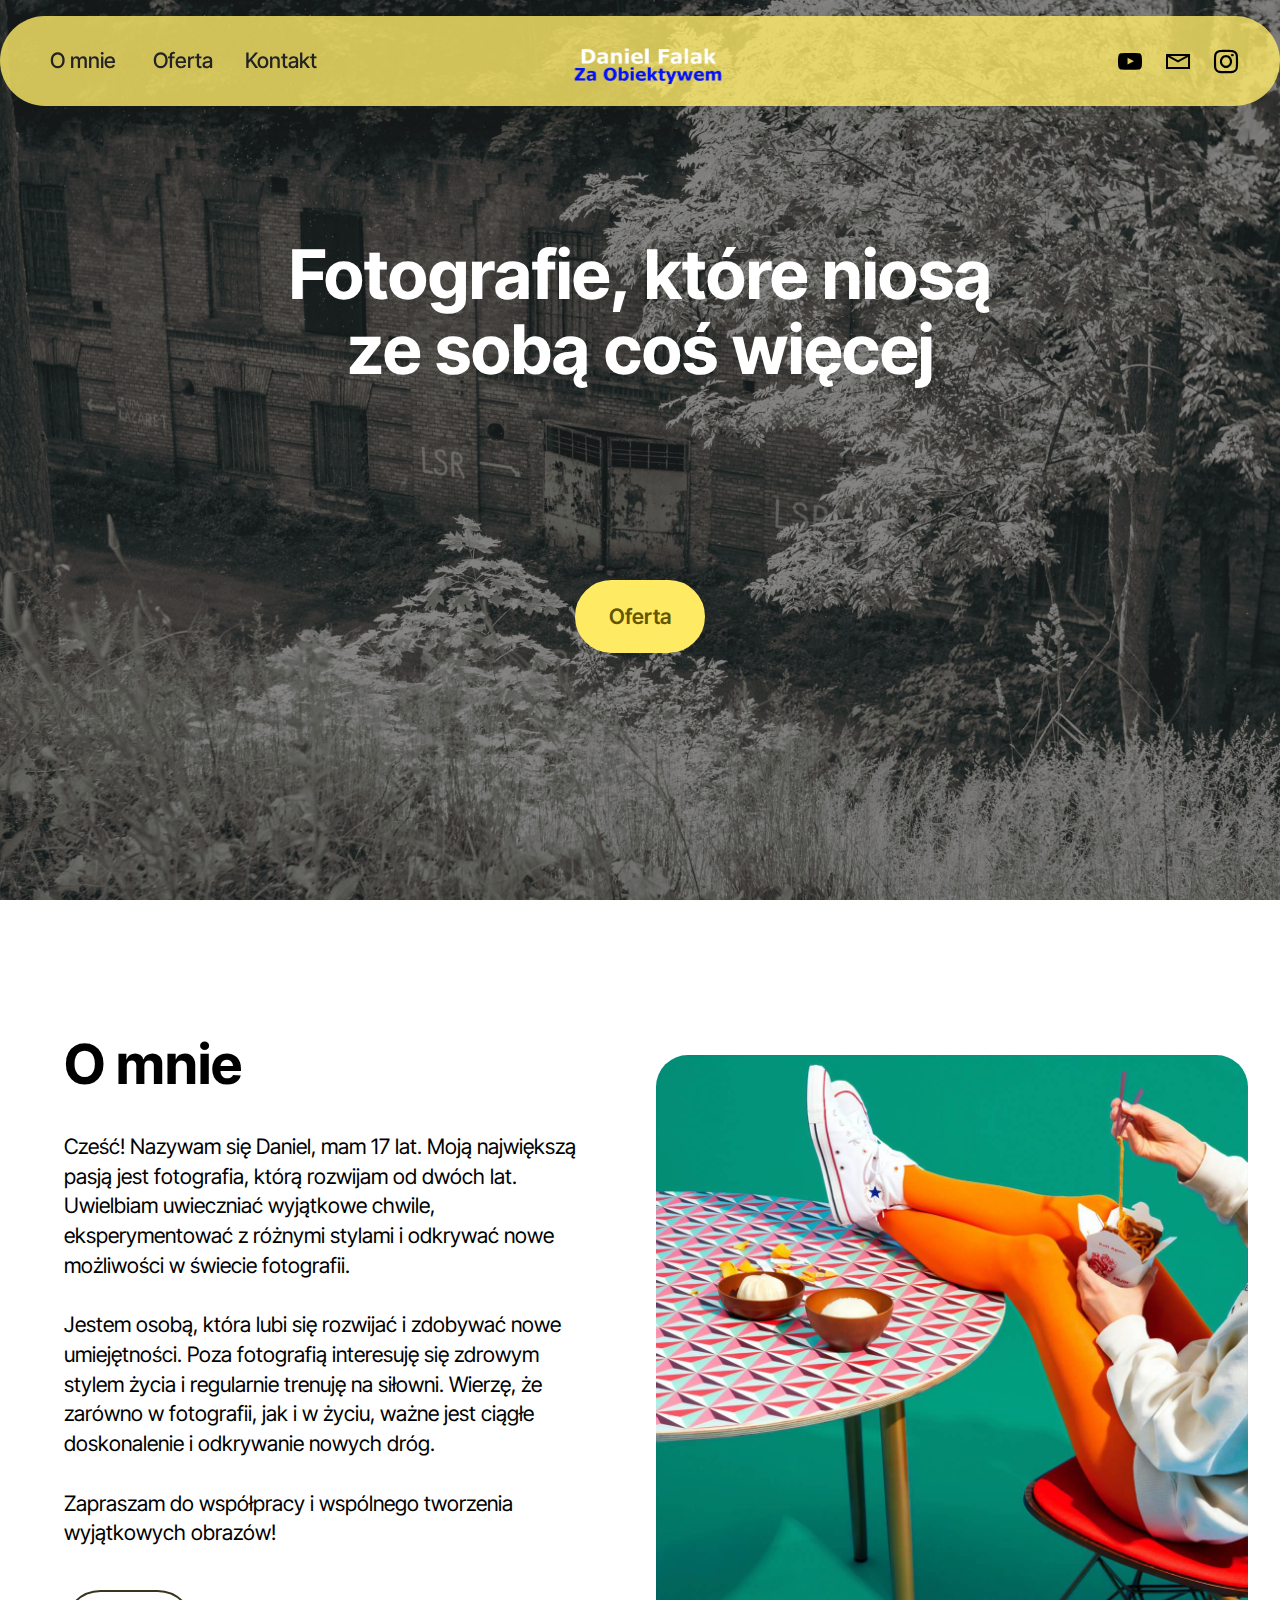
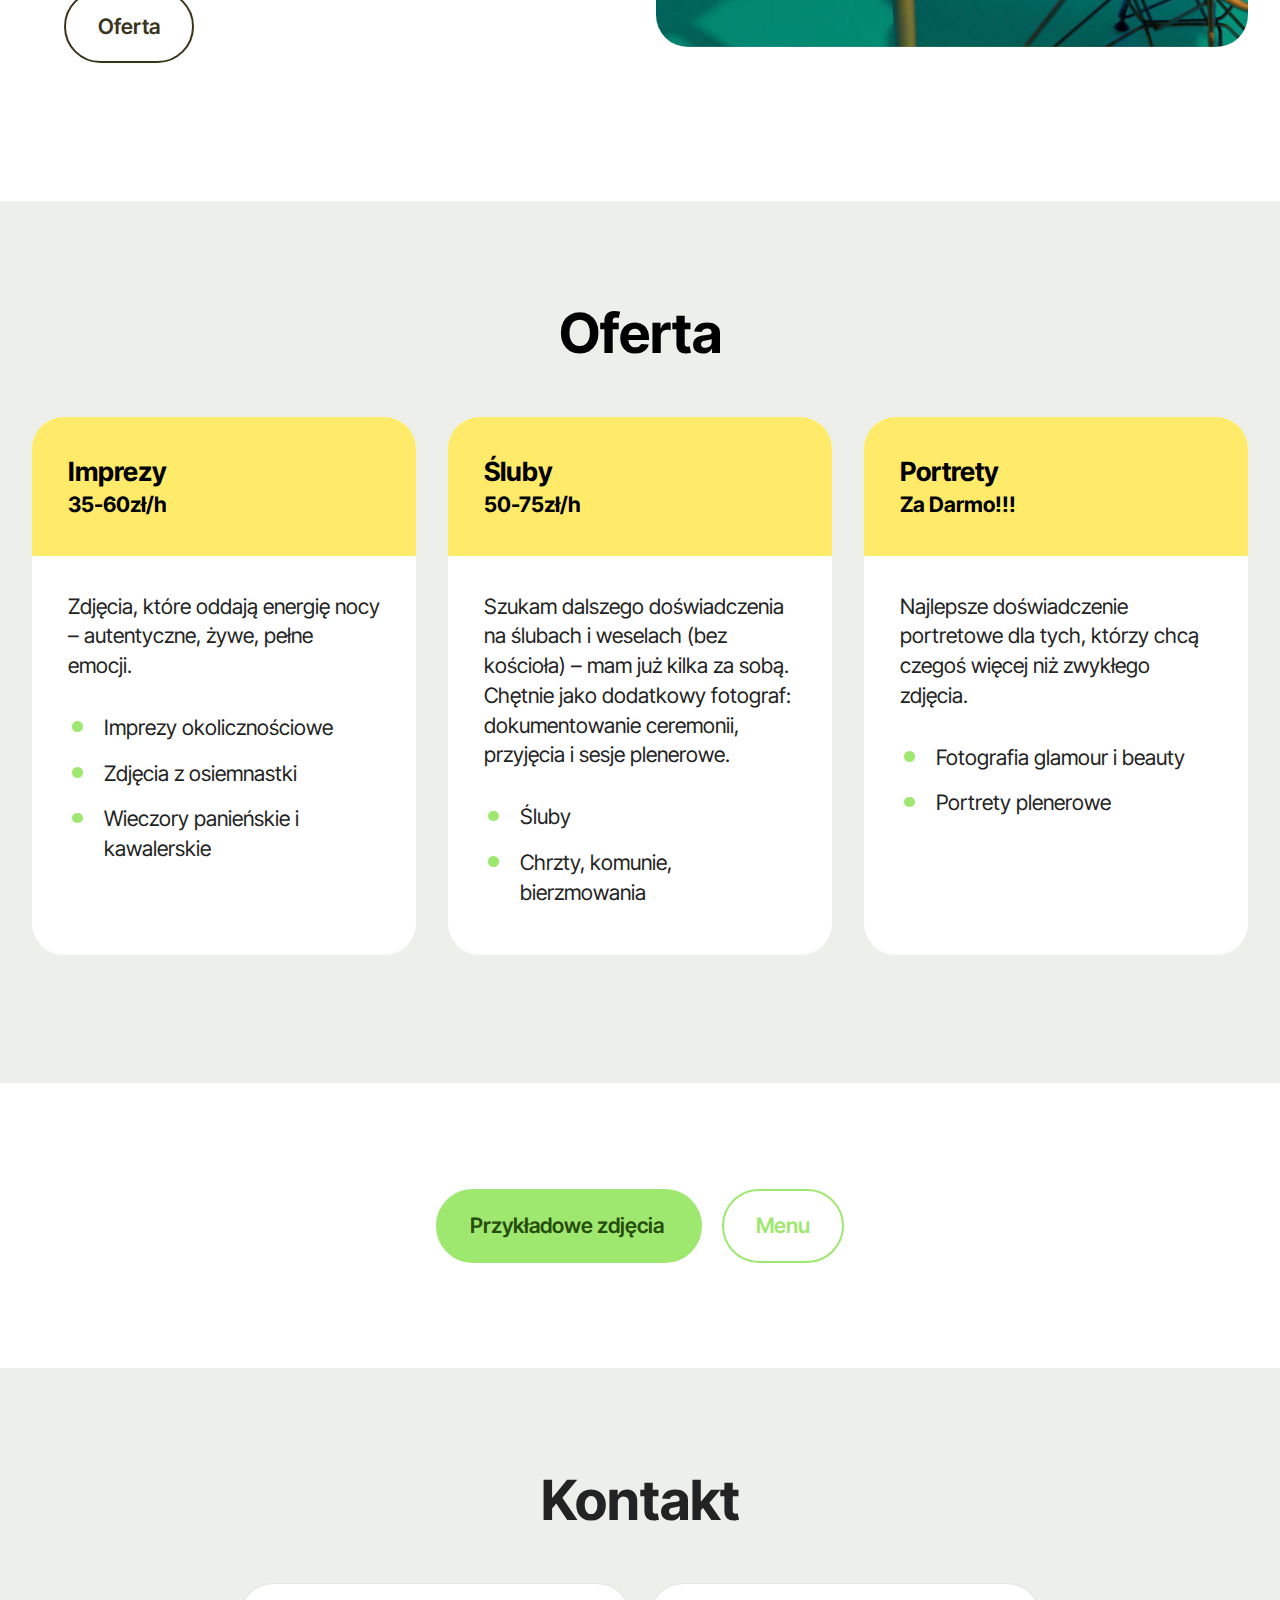
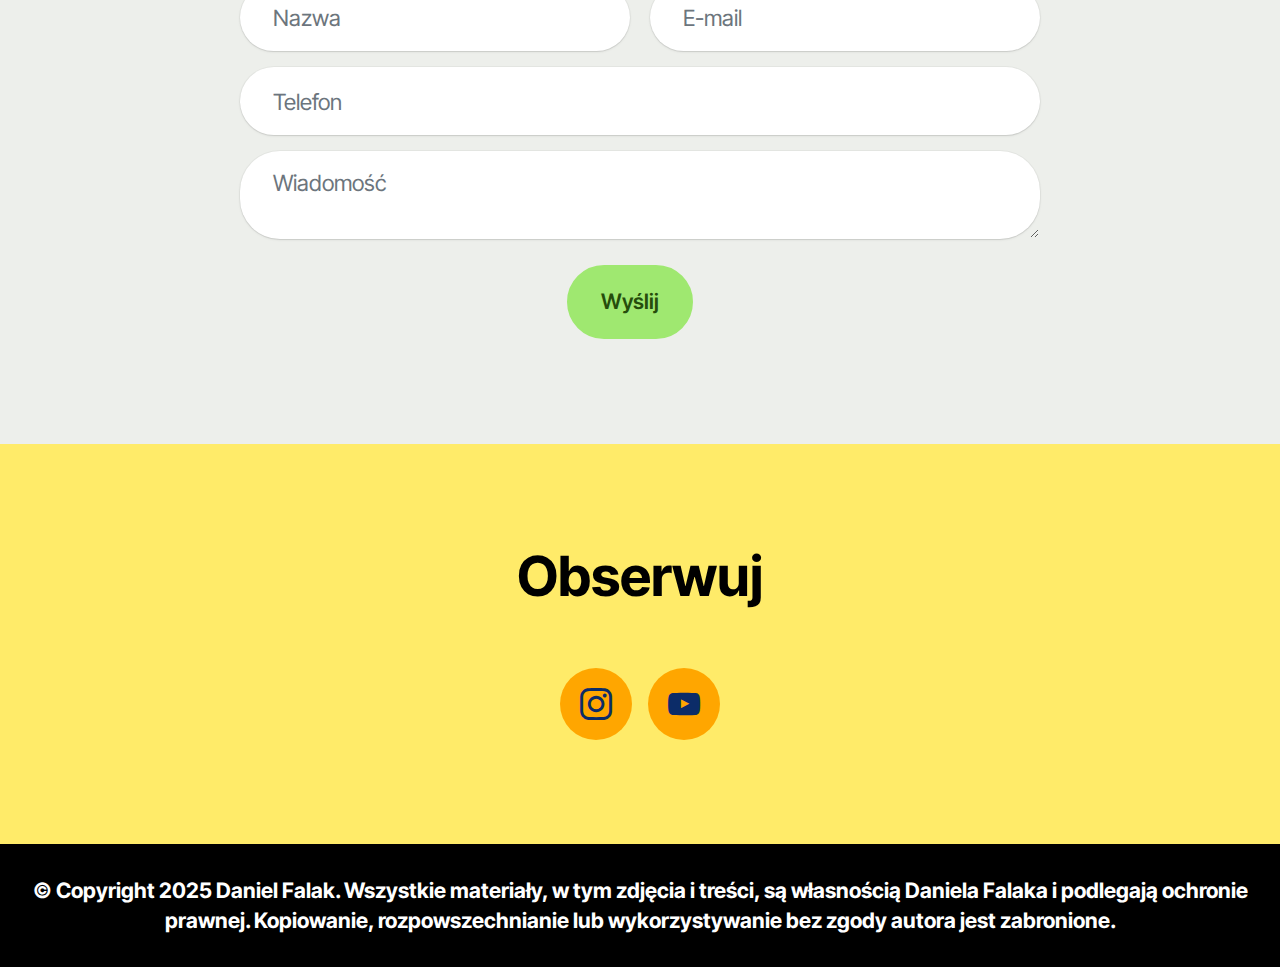
<file: index.html>
<!DOCTYPE html>
<html  >
<head>
 
  <meta charset="UTF-8">
  <meta http-equiv="X-UA-Compatible" content="IE=edge">
  <meta name="generator" content="Mobirise v5.9.18, mobirise.com">
  <meta name="viewport" content="width=device-width, initial-scale=1, minimum-scale=1">
  <link rel="shortcut icon" href="assets/images/to3-333x128.png" type="image/x-icon">
  <meta name="description" content="">
  
  
  <title>Home</title>
  <link rel="stylesheet" href="assets/web/assets/mobirise-icons2/mobirise2.css">
  <link rel="stylesheet" href="assets/bootstrap/css/bootstrap.min.css">
  <link rel="stylesheet" href="assets/bootstrap/css/bootstrap-grid.min.css">
  <link rel="stylesheet" href="assets/bootstrap/css/bootstrap-reboot.min.css">
  <link rel="stylesheet" href="assets/dropdown/css/style.css">
  <link rel="stylesheet" href="assets/socicon/css/styles.css">
  <link rel="stylesheet" href="assets/theme/css/style.css">
  <link rel="preload" href="https://fonts.googleapis.com/css?family=Inter+Tight:100,200,300,400,500,600,700,800,900,100i,200i,300i,400i,500i,600i,700i,800i,900i&display=swap" as="style" onload="this.onload=null;this.rel='stylesheet'">
  <noscript><link rel="stylesheet" href="https://fonts.googleapis.com/css?family=Inter+Tight:100,200,300,400,500,600,700,800,900,100i,200i,300i,400i,500i,600i,700i,800i,900i&display=swap"></noscript>
  <link rel="preload" as="style" href="assets/mobirise/css/mbr-additional.css?v=Q24SFN"><link rel="stylesheet" href="assets/mobirise/css/mbr-additional.css?v=Q24SFN" type="text/css">

  
  
  
</head>
<body>
  
  <section data-bs-version="5.1" class="menu menu3 cid-uNmHRNOse3" once="menu" id="menu03-1">
	

	<nav class="navbar navbar-dropdown navbar-fixed-top navbar-expand-lg">
		<div class="container">
			<div class="navbar-brand">
				<span class="navbar-logo">
					<a href="index.html">
						<img src="assets/images/to3-333x128.png" alt="Mobirise Website Builder" style="height: 4rem;">
					</a>
				</span>
				
			</div>
			<button class="navbar-toggler" type="button" data-toggle="collapse" data-bs-toggle="collapse" data-target="#navbarSupportedContent" data-bs-target="#navbarSupportedContent" aria-controls="navbarNavAltMarkup" aria-expanded="false" aria-label="Toggle navigation">
				<div class="hamburger">
					<span></span>
					<span></span>
					<span></span>
					<span></span>
				</div>
			</button>
			<div class="collapse navbar-collapse" id="navbarSupportedContent">
				<ul class="navbar-nav nav-dropdown nav-right" data-app-modern-menu="true"><li class="nav-item">
						<a class="nav-link link text-black text-primary display-4" href="index.html#article04-c">O mnie&nbsp;</a>
					</li>
					<li class="nav-item">
						<a class="nav-link link text-black show text-primary display-4" href="index.html#pricing03-i" aria-expanded="false">Oferta</a>
					</li>
					<li class="nav-item">
						<a class="nav-link link text-black text-primary display-4" href="index.html#form02-9">Kontakt</a>
					</li></ul>
				<div class="icons-menu">
					<a class="iconfont-wrapper" href="https://www.youtube.com/@DanielFalakZaObiektywem">
						<span class="p-2 mbr-iconfont socicon-youtube socicon"></span>
					</a>
					<a class="iconfont-wrapper" href="mailto:falakdaniel5@gmail.com">
						<span class="p-2 mbr-iconfont mobi-mbri-letter mobi-mbri"></span>
					</a>
					<a class="iconfont-wrapper" href="https://mobiri.se">
						<span class="p-2 mbr-iconfont socicon-instagram socicon"></span>
					</a>
					
				</div>
				
			</div>
		</div>
	</nav>
</section>

<section data-bs-version="5.1" class="header09 startm5 cid-uNxOa4hWFN mbr-fullscreen" id="header09-6">	
    
	<div class="mbr-overlay" style="opacity: 0.5; background-color: rgb(35, 35, 35);"></div>
	
	<div class="container-fluid">
		<div class="row">
			<div class="content-wrap col-12 col-md-8">
				<h1 class="mbr-section-title mbr-fonts-style mbr-white mb-4 display-1"><strong>Fotografie, które niosą ze sobą coś więcej</strong><div><strong><br></strong></div><div><strong><br></strong></div></h1>
				
				<p class="mbr-fonts-style mbr-text mbr-white mb-4 display-7"></p>
				<div class="mbr-section-btn"><a class="btn btn-danger display-7" href="index.html#pricing03-i">Oferta</a></div>
			</div>
		</div>
	</div>
</section>

<section data-bs-version="5.1" class="start article4 cid-uNxQ1jYkbJ" id="article04-c">
	

	
	

	<div class="container">
		<div class="row justify-content-center">
			<div class="col-12 col-md-12 col-lg-6 image-wrapper">
				<img class="w-100" src="assets/images/gallery04.jpg" alt="Mobirise Website Builder">
			</div>
			<div class="col-12 col-md-12 col-lg">
				<div class="text-wrapper align-left">
					<h1 class="mbr-section-title mbr-fonts-style mb-4 display-2">
						<strong>O mnie&nbsp;</strong></h1>
					<p class="mbr-text mbr-fonts-style mb-4 display-7">Cześć! Nazywam się Daniel, mam 17 lat. Moją największą pasją jest fotografia, którą rozwijam od dwóch lat. Uwielbiam uwieczniać wyjątkowe chwile, eksperymentować z różnymi stylami i odkrywać nowe możliwości w świecie fotografii.
<br>
<br>Jestem osobą, która lubi się rozwijać i zdobywać nowe umiejętności. Poza fotografią interesuję się zdrowym stylem życia i regularnie trenuję na siłowni. Wierzę, że zarówno w fotografii, jak i w życiu, ważne jest ciągłe doskonalenie i odkrywanie nowych dróg.
<br>
<br>Zapraszam do współpracy i wspólnego tworzenia wyjątkowych obrazów!</p>
					<div class="mbr-section-btn mt-3"><a class="btn btn-lg btn-success-outline display-7" href="index.html#pricing03-i">Oferta</a></div>
				</div>
			</div>
		</div>
	</div>
</section>

<section data-bs-version="5.1" class="pricing03 cid-uNy7J2t09s" id="pricing03-i">
  

  
  <div class="container">
    <div class="row justify-content-center">
      <div class="col-12 content-head">
        <div class="mbr-section-head mb-5">
          <h4 class="mbr-section-title mbr-fonts-style align-center mb-0 display-2"><strong>Oferta</strong></h4>
          
        </div>
      </div>
    </div>
    <div class="row">
      <div class="item features-without-image col-12 col-md-6 col-lg-4 item-mb active">
        <div class="item-wrapper">
          <div class="item-head">
            <h5 class="item-title mbr-fonts-style mb-0 display-5">
              <strong>Imprezy</strong></h5>
            <h6 class="item-subtitle mbr-fonts-style mb-0 display-7"><strong>35-60zł/h</strong></h6>
          </div>
          <div class="item-content">
            <p class="mbr-text mbr-fonts-style display-7">
              Zdjęcia, które oddają energię nocy – autentyczne, żywe, pełne emocji.</p>
            <div class="mb-4">
            </div>
            <div class="counter-container mbr-text mbr-fonts-style display-7">
              <ul>
                <li>Imprezy okolicznościowe</li><li>Zdjęcia z osiemnastki</li><li>Wieczory panieńskie i kawalerskie</li>
              </ul>
            </div>
          </div>
          
        </div>
      </div>
      <div class="item features-without-image col-12 col-md-6 col-lg-4 item-mb">
        <div class="item-wrapper">
          <div class="item-head">
            <h5 class="item-title mbr-fonts-style mb-0 display-5">
              <strong>Śluby&nbsp;</strong></h5>
            <h6 class="item-subtitle mbr-fonts-style mt-0 mb-0 display-7"><strong>50-75zł/h</strong></h6>
          </div>
          <div class="item-content">
            <p class="mbr-text mbr-fonts-style display-7">Szukam dalszego doświadczenia na ślubach i weselach (bez kościoła) – mam już kilka za sobą. Chętnie jako dodatkowy fotograf: dokumentowanie ceremonii, przyjęcia i sesje plenerowe.<br></p>
            <div class="mb-4">
            </div>
            <div class="counter-container mbr-text mbr-fonts-style display-7">
              <ul>
                <li>Śluby</li><li>Chrzty, komunie, bierzmowania</li>
              </ul>
            </div>
          </div>
          
        </div>
      </div>
      <div class="item features-without-image col-12 col-md-6 col-lg-4 item-mb">
        <div class="item-wrapper">
          <div class="item-head">
            <h5 class="item-title mbr-fonts-style mb-0 display-5">
              <strong>Portrety</strong></h5>
            <h6 class="item-subtitle mbr-fonts-style mt-0 mb-0 display-7"><strong>Za Darmo!!!</h6>
          </div>
          <div class="item-content">
            <p class="mbr-text mbr-fonts-style display-7">Najlepsze doświadczenie portretowe dla tych, którzy chcą czegoś więcej niż zwykłego zdjęcia.<br></p>
            <div class="mb-4"></div>
            <div class="counter-container mbr-text mbr-fonts-style display-7">
              <ul>
                <li>Fotografia glamour i beauty</li><li>Portrety plenerowe</li>
              </ul>
            </div>
          </div>
          
        </div>
      </div>
    </div>
  </div>
</section>

<section data-bs-version="5.1" class="article16 cid-uNy9RR1gO8" id="article16-j">
    
    <div class="container">
        <div class="row justify-content-center">
            <div class="col-md-12 col-lg-10">
                <div class="mbr-section-btn align-center"><a class="btn btn-primary display-4" href="https://photos.app.goo.gl/APyvmzVZatMjU93s6" target="_blank">Przykładowe zdjęcia&nbsp;</a>
                    <a class="btn btn-primary-outline display-4" href="index.html#header09-6">Menu</a></div>
            </div>
        </div>
    </div>
</section>

<section data-bs-version="5.1" class="form5 cid-uNxPuaLBGR" id="form02-9">
    
    
    <div class="container">
        <div class="row justify-content-center">
            <div class="col-12 content-head">
                <div class="mbr-section-head mb-5">
                    <h3 class="mbr-section-title mbr-fonts-style align-center mb-0 display-2">
                        <strong>Kontakt</strong></h3>
                    
                </div>
            </div>
        </div>
        <div class="row justify-content-center">
            <div class="col-lg-8 mx-auto mbr-form" data-form-type="formoid">
                <form action="https://mobirise.eu/" method="POST" class="mbr-form form-with-styler" data-form-title="Form Name"><input type="hidden" name="email" data-form-email="true" value="eTxsoIux7cuDebuQTxABKD+rWg+yI5smQSE+WU6UEMtYQlgoaNaIHOGe5vDYmckQU4kZkrUEZPxLQV11VVMWhaVpkfiUnfpas9kfInM/fidxtgRHvRoleWBSb4JR/EE5">
                    <div class="row">
                        <div hidden="hidden" data-form-alert="" class="alert alert-success col-12">Dziękuję za wiadomość! Odpowiem na nią przez Gmail.</div>
                        <div hidden="hidden" data-form-alert-danger="" class="alert alert-danger col-12">
                            Oops...! some problem!
                        </div>
                    </div>
                    <div class="dragArea row">
                        <div class="col-md col-sm-12 form-group mb-3" data-for="name">
                            <input type="text" name="name" placeholder="Nazwa" data-form-field="name" class="form-control" value="" id="name-form02-9">
                        </div>
                        <div class="col-md col-sm-12 form-group mb-3" data-for="email">
                            <input type="email" name="email" placeholder="E-mail" data-form-field="email" class="form-control" value="" id="email-form02-9">
                        </div>
                        <div class="col-12 form-group mb-3" data-for="phone">
                            <input type="tel" name="phone" placeholder="Telefon " data-form-field="phone" class="form-control" value="" id="phone-form02-9">
                        </div>
                        <div class="col-12 form-group mb-3" data-for="textarea">
                            <textarea name="textarea" placeholder="Wiadomość " data-form-field="textarea" class="form-control" id="textarea-form02-9"></textarea>
                        </div>
                        <div class="col-lg-12 col-md-12 col-sm-12 align-center mbr-section-btn"><button type="submit" class="btn btn-primary display-7">Wyślij</button></div>
                    </div>
                </form>
            </div>
        </div>
    </div>
</section>

<section data-bs-version="5.1" class="social05 cid-uNxPsHpZT6" id="social05-8">
    

    

    <div class="container">
        <div class="row">
            <h3 class="mbr-section-title align-center mb-5 mbr-fonts-style display-2">
                <strong>Obserwuj</strong></h3>
            <div class="col-12">
                <div class="social-row">
                    <div class="soc-item">
                        <a href="https://www.instagram.com/daniel_falak/" target="_blank">
                            <span class="mbr-iconfont socicon-instagram socicon"></span>
                        </a>
                    </div>
                    <div class="soc-item">
                        <a href="https://www.youtube.com/@DanielFalakZaObiektywem" target="_blank">
                            <span class="mbr-iconfont socicon-youtube socicon"></span>
                        </a>
                    </div>
                    
                    
                    
                </div>
            </div>
        </div>
    </div>
</section>

<section data-bs-version="5.1" class="footer4 cid-uNym50Lkm6" once="footers" id="footer04-k">

<div class="container">
        <div class="media-container-row align-center mbr-white">
            <div class="col-12">
                <p class="mbr-text mb-0 mbr-fonts-style display-7"><strong>
                    © Copyright 2025 Daniel Falak. Wszystkie materiały, w tym zdjęcia i treści, są własnością Daniela Falaka i podlegają ochronie prawnej. Kopiowanie, rozpowszechnianie lub wykorzystywanie bez zgody autora jest zabronione.
                </strong></p>
            </div>
        </div>
    </div>
  
  <script src="assets/bootstrap/js/bootstrap.bundle.min.js"></script>
<script src="assets/smoothscroll/smooth-scroll.js"></script>
<script src="assets/dropdown/js/navbar-dropdown.js"></script>
<script src="assets/theme/js/script.js"></script>

</body>
</html>
</file>
<file: assets/web/assets/mobirise-icons2/mobirise2.css>
@font-face {
  font-family: 'Moririse2';
  font-display: swap;
  src:  url('mobirise2.eot?f2bix4');
  src:  url('mobirise2.eot?f2bix4#iefix') format('embedded-opentype'),
    url('mobirise2.ttf?f2bix4') format('truetype'),
    url('mobirise2.woff?f2bix4') format('woff'),
    url('mobirise2.svg?f2bix4#mobirise2') format('svg');
  font-weight: normal;
  font-style: normal;
}

[class^="mobi-"], [class*=" mobi-"] {
  /* use !important to prevent issues with browser extensions that change fonts */
  font-family: 'Moririse2' !important;
  speak: none;
  font-style: normal;
  font-weight: normal;
  font-variant: normal;
  text-transform: none;
  line-height: 1;

  /* Better Font Rendering =========== */
  -webkit-font-smoothing: antialiased;
  -moz-osx-font-smoothing: grayscale;
}

.mobi-mbri-add-submenu:before {
  content: "\e900";
}
.mobi-mbri-alert:before {
  content: "\e901";
}
.mobi-mbri-align-center:before {
  content: "\e902";
}
.mobi-mbri-align-justify:before {
  content: "\e903";
}
.mobi-mbri-align-left:before {
  content: "\e904";
}
.mobi-mbri-align-right:before {
  content: "\e905";
}
.mobi-mbri-android:before {
  content: "\e906";
}
.mobi-mbri-apple:before {
  content: "\e907";
}
.mobi-mbri-arrow-down:before {
  content: "\e908";
}
.mobi-mbri-arrow-next:before {
  content: "\e909";
}
.mobi-mbri-arrow-prev:before {
  content: "\e90a";
}
.mobi-mbri-arrow-up:before {
  content: "\e90b";
}
.mobi-mbri-bold:before {
  content: "\e90c";
}
.mobi-mbri-bookmark:before {
  content: "\e90d";
}
.mobi-mbri-bootstrap:before {
  content: "\e90e";
}
.mobi-mbri-briefcase:before {
  content: "\e90f";
}
.mobi-mbri-browse:before {
  content: "\e910";
}
.mobi-mbri-bulleted-list:before {
  content: "\e911";
}
.mobi-mbri-calendar:before {
  content: "\e912";
}
.mobi-mbri-camera:before {
  content: "\e913";
}
.mobi-mbri-cart-add:before {
  content: "\e914";
}
.mobi-mbri-cart-full:before {
  content: "\e915";
}
.mobi-mbri-cash:before {
  content: "\e916";
}
.mobi-mbri-change-style:before {
  content: "\e917";
}
.mobi-mbri-chat:before {
  content: "\e918";
}
.mobi-mbri-clock:before {
  content: "\e919";
}
.mobi-mbri-close:before {
  content: "\e91a";
}
.mobi-mbri-cloud:before {
  content: "\e91b";
}
.mobi-mbri-code:before {
  content: "\e91c";
}
.mobi-mbri-contact-form:before {
  content: "\e91d";
}
.mobi-mbri-credit-card:before {
  content: "\e91e";
}
.mobi-mbri-cursor-click:before {
  content: "\e91f";
}
.mobi-mbri-cust-feedback:before {
  content: "\e920";
}
.mobi-mbri-database:before {
  content: "\e921";
}
.mobi-mbri-delivery:before {
  content: "\e922";
}
.mobi-mbri-desktop:before {
  content: "\e923";
}
.mobi-mbri-devices:before {
  content: "\e924";
}
.mobi-mbri-down:before {
  content: "\e925";
}
.mobi-mbri-download-2:before {
  content: "\e926";
}
.mobi-mbri-download:before {
  content: "\e927";
}
.mobi-mbri-drag-n-drop-2:before {
  content: "\e928";
}
.mobi-mbri-drag-n-drop:before {
  content: "\e929";
}
.mobi-mbri-edit-2:before {
  content: "\e92a";
}
.mobi-mbri-edit:before {
  content: "\e92b";
}
.mobi-mbri-error:before {
  content: "\e92c";
}
.mobi-mbri-extension:before {
  content: "\e92d";
}
.mobi-mbri-features:before {
  content: "\e92e";
}
.mobi-mbri-file:before {
  content: "\e92f";
}
.mobi-mbri-flag:before {
  content: "\e930";
}
.mobi-mbri-folder:before {
  content: "\e931";
}
.mobi-mbri-gift:before {
  content: "\e932";
}
.mobi-mbri-github:before {
  content: "\e933";
}
.mobi-mbri-globe-2:before {
  content: "\e934";
}
.mobi-mbri-globe:before {
  content: "\e935";
}
.mobi-mbri-growing-chart:before {
  content: "\e936";
}
.mobi-mbri-hearth:before {
  content: "\e937";
}
.mobi-mbri-help:before {
  content: "\e938";
}
.mobi-mbri-home:before {
  content: "\e939";
}
.mobi-mbri-hot-cup:before {
  content: "\e93a";
}
.mobi-mbri-idea:before {
  content: "\e93b";
}
.mobi-mbri-image-gallery:before {
  content: "\e93c";
}
.mobi-mbri-image-slider:before {
  content: "\e93d";
}
.mobi-mbri-info:before {
  content: "\e93e";
}
.mobi-mbri-italic:before {
  content: "\e93f";
}
.mobi-mbri-key:before {
  content: "\e940";
}
.mobi-mbri-laptop:before {
  content: "\e941";
}
.mobi-mbri-layers:before {
  content: "\e942";
}
.mobi-mbri-left-right:before {
  content: "\e943";
}
.mobi-mbri-left:before {
  content: "\e944";
}
.mobi-mbri-letter:before {
  content: "\e945";
}
.mobi-mbri-like:before {
  content: "\e946";
}
.mobi-mbri-link:before {
  content: "\e947";
}
.mobi-mbri-lock:before {
  content: "\e948";
}
.mobi-mbri-login:before {
  content: "\e949";
}
.mobi-mbri-logout:before {
  content: "\e94a";
}
.mobi-mbri-magic-stick:before {
  content: "\e94b";
}
.mobi-mbri-map-pin:before {
  content: "\e94c";
}
.mobi-mbri-menu:before {
  content: "\e94d";
}
.mobi-mbri-mobile-2:before {
  content: "\e94e";
}
.mobi-mbri-mobile-horizontal:before {
  content: "\e94f";
}
.mobi-mbri-mobile:before {
  content: "\e950";
}
.mobi-mbri-mobirise:before {
  content: "\e951";
}
.mobi-mbri-more-horizontal:before {
  content: "\e952";
}
.mobi-mbri-more-vertical:before {
  content: "\e953";
}
.mobi-mbri-music:before {
  content: "\e954";
}
.mobi-mbri-new-file:before {
  content: "\e955";
}
.mobi-mbri-numbered-list:before {
  content: "\e956";
}
.mobi-mbri-opened-folder:before {
  content: "\e957";
}
.mobi-mbri-pages:before {
  content: "\e958";
}
.mobi-mbri-paper-plane:before {
  content: "\e959";
}
.mobi-mbri-paperclip:before {
  content: "\e95a";
}
.mobi-mbri-phone:before {
  content: "\e95b";
}
.mobi-mbri-photo:before {
  content: "\e95c";
}
.mobi-mbri-photos:before {
  content: "\e95d";
}
.mobi-mbri-pin:before {
  content: "\e95e";
}
.mobi-mbri-play:before {
  content: "\e95f";
}
.mobi-mbri-plus:before {
  content: "\e960";
}
.mobi-mbri-preview:before {
  content: "\e961";
}
.mobi-mbri-print:before {
  content: "\e962";
}
.mobi-mbri-protect:before {
  content: "\e963";
}
.mobi-mbri-question:before {
  content: "\e964";
}
.mobi-mbri-quote-left:before {
  content: "\e965";
}
.mobi-mbri-quote-right:before {
  content: "\e966";
}
.mobi-mbri-redo:before {
  content: "\e967";
}
.mobi-mbri-refresh:before {
  content: "\e968";
}
.mobi-mbri-responsive-2:before {
  content: "\e969";
}
.mobi-mbri-responsive:before {
  content: "\e96a";
}
.mobi-mbri-right:before {
  content: "\e96b";
}
.mobi-mbri-rocket:before {
  content: "\e96c";
}
.mobi-mbri-sad-face:before {
  content: "\e96d";
}
.mobi-mbri-sale:before {
  content: "\e96e";
}
.mobi-mbri-save:before {
  content: "\e96f";
}
.mobi-mbri-search:before {
  content: "\e970";
}
.mobi-mbri-setting-2:before {
  content: "\e971";
}
.mobi-mbri-setting-3:before {
  content: "\e972";
}
.mobi-mbri-setting:before {
  content: "\e973";
}
.mobi-mbri-share:before {
  content: "\e974";
}
.mobi-mbri-shopping-bag:before {
  content: "\e975";
}
.mobi-mbri-shopping-basket:before {
  content: "\e976";
}
.mobi-mbri-shopping-cart:before {
  content: "\e977";
}
.mobi-mbri-sites:before {
  content: "\e978";
}
.mobi-mbri-smile-face:before {
  content: "\e979";
}
.mobi-mbri-speed:before {
  content: "\e97a";
}
.mobi-mbri-star:before {
  content: "\e97b";
}
.mobi-mbri-success:before {
  content: "\e97c";
}
.mobi-mbri-sun:before {
  content: "\e97d";
}
.mobi-mbri-sun2:before {
  content: "\e97e";
}
.mobi-mbri-tablet-vertical:before {
  content: "\e97f";
}
.mobi-mbri-tablet:before {
  content: "\e980";
}
.mobi-mbri-target:before {
  content: "\e981";
}
.mobi-mbri-timer:before {
  content: "\e982";
}
.mobi-mbri-to-ftp:before {
  content: "\e983";
}
.mobi-mbri-to-local-drive:before {
  content: "\e984";
}
.mobi-mbri-touch-swipe:before {
  content: "\e985";
}
.mobi-mbri-touch:before {
  content: "\e986";
}
.mobi-mbri-trash:before {
  content: "\e987";
}
.mobi-mbri-underline:before {
  content: "\e988";
}
.mobi-mbri-undo:before {
  content: "\e989";
}
.mobi-mbri-unlink:before {
  content: "\e98a";
}
.mobi-mbri-unlock:before {
  content: "\e98b";
}
.mobi-mbri-up-down:before {
  content: "\e98c";
}
.mobi-mbri-up:before {
  content: "\e98d";
}
.mobi-mbri-update:before {
  content: "\e98e";
}
.mobi-mbri-upload-2:before {
  content: "\e98f";
}
.mobi-mbri-upload:before {
  content: "\e990";
}
.mobi-mbri-user-2:before {
  content: "\e991";
}
.mobi-mbri-user:before {
  content: "\e992";
}
.mobi-mbri-users:before {
  content: "\e993";
}
.mobi-mbri-video-play:before {
  content: "\e994";
}
.mobi-mbri-video:before {
  content: "\e995";
}
.mobi-mbri-watch:before {
  content: "\e996";
}
.mobi-mbri-website-theme-2:before {
  content: "\e997";
}
.mobi-mbri-website-theme:before {
  content: "\e998";
}
.mobi-mbri-wifi:before {
  content: "\e999";
}
.mobi-mbri-windows:before {
  content: "\e99a";
}
.mobi-mbri-zoom-in:before {
  content: "\e99b";
}
.mobi-mbri-zoom-out:before {
  content: "\e99c";
}
</file>
<file: assets/dropdown/css/style.css>
.navbar-dropdown {
  left: 0;
  padding: 0;
  position: absolute;
  right: 0;
  top: 0;
  transition: all 0.45s ease;
  z-index: 1030;
  background: #282828; }
  .navbar-dropdown .navbar-logo {
    margin-right: 0.8rem;
    transition: margin 0.3s ease-in-out;
    vertical-align: middle; }
    .navbar-dropdown .navbar-logo img {
      height: 3.125rem;
      transition: all 0.3s ease-in-out; }
    .navbar-dropdown .navbar-logo.mbr-iconfont {
      font-size: 3.125rem;
      line-height: 3.125rem; }
  .navbar-dropdown .navbar-caption {
    font-weight: 700;
    white-space: normal;
    vertical-align: -4px;
    line-height: 3.125rem !important; }
    .navbar-dropdown .navbar-caption, .navbar-dropdown .navbar-caption:hover {
      color: inherit;
      text-decoration: none; }
  .navbar-dropdown .mbr-iconfont + .navbar-caption {
    vertical-align: -1px; }
  .navbar-dropdown.navbar-fixed-top {
    position: fixed; }
  .navbar-dropdown .navbar-brand span {
    vertical-align: -4px; }
  .navbar-dropdown.bg-color.transparent {
    background: none; }
  .navbar-dropdown.navbar-short .navbar-brand {
    padding: 0.625rem 0; }
    .navbar-dropdown.navbar-short .navbar-brand span {
      vertical-align: -1px; }
  .navbar-dropdown.navbar-short .navbar-caption {
    line-height: 2.375rem !important;
    vertical-align: -2px; }
  .navbar-dropdown.navbar-short .navbar-logo {
    margin-right: 0.5rem; }
    .navbar-dropdown.navbar-short .navbar-logo img {
      height: 2.375rem; }
    .navbar-dropdown.navbar-short .navbar-logo.mbr-iconfont {
      font-size: 2.375rem;
      line-height: 2.375rem; }
  .navbar-dropdown.navbar-short .mbr-table-cell {
    height: 3.625rem; }
  .navbar-dropdown .navbar-close {
    left: 0.6875rem;
    position: fixed;
    top: 0.75rem;
    z-index: 1000; }
  .navbar-dropdown .hamburger-icon {
    content: "";
    display: inline-block;
    vertical-align: middle;
    width: 16px;
    -webkit-box-shadow: 0 -6px 0 1px #282828,0 0 0 1px #282828,0 6px 0 1px #282828;
    -moz-box-shadow: 0 -6px 0 1px #282828,0 0 0 1px #282828,0 6px 0 1px #282828;
    box-shadow: 0 -6px 0 1px #282828,0 0 0 1px #282828,0 6px 0 1px #282828; }

.dropdown-menu .dropdown-toggle[data-toggle="dropdown-submenu"]::after {
  border-bottom: 0.35em solid transparent;
  border-left: 0.35em solid;
  border-right: 0;
  border-top: 0.35em solid transparent;
  margin-left: 0.3rem; }

.dropdown-menu .dropdown-item:focus {
  outline: 0; }

.nav-dropdown {
  font-size: 0.75rem;
  font-weight: 500;
  height: auto !important; }
  .nav-dropdown .nav-btn {
    padding-left: 1rem; }
  .nav-dropdown .link {
    margin: .667em 1.667em;
    font-weight: 500;
    padding: 0;
    transition: color .2s ease-in-out; }
    .nav-dropdown .link.dropdown-toggle {
      margin-right: 2.583em; }
      .nav-dropdown .link.dropdown-toggle::after {
        margin-left: .25rem;
        border-top: 0.35em solid;
        border-right: 0.35em solid transparent;
        border-left: 0.35em solid transparent;
        border-bottom: 0; }
      .nav-dropdown .link.dropdown-toggle[aria-expanded="true"] {
        margin: 0;
        padding: 0.667em 3.263em  0.667em 1.667em; }
  .nav-dropdown .link::after,
  .nav-dropdown .dropdown-item::after {
    color: inherit; }
  .nav-dropdown .btn {
    font-size: 0.75rem;
    font-weight: 700;
    letter-spacing: 0;
    margin-bottom: 0;
    padding-left: 1.25rem;
    padding-right: 1.25rem; }
  .nav-dropdown .dropdown-menu {
    border-radius: 0;
    border: 0;
    left: 0;
    margin: 0;
    padding-bottom: 1.25rem;
    padding-top: 1.25rem;
    position: relative; }
  .nav-dropdown .dropdown-submenu {
    margin-left: 0.125rem;
    top: 0; }
  .nav-dropdown .dropdown-item {
    font-weight: 500;
    line-height: 2;
    padding: 0.3846em 4.615em 0.3846em 1.5385em;
    position: relative;
    transition: color .2s ease-in-out, background-color .2s ease-in-out; }
    .nav-dropdown .dropdown-item::after {
      margin-top: -0.3077em;
      position: absolute;
      right: 1.1538em;
      top: 50%; }
    .nav-dropdown .dropdown-item:focus, .nav-dropdown .dropdown-item:hover {
      background: none; }

@media (max-width: 767px) {
  .nav-dropdown.navbar-toggleable-sm {
    bottom: 0;
    display: none;
    left: 0;
    overflow-x: hidden;
    position: fixed;
    top: 0;
    transform: translateX(-100%);
    -ms-transform: translateX(-100%);
    -webkit-transform: translateX(-100%);
    width: 18.75rem;
    z-index: 999; } }
.nav-dropdown.navbar-toggleable-xl {
  bottom: 0;
  display: none;
  left: 0;
  overflow-x: hidden;
  position: fixed;
  top: 0;
  transform: translateX(-100%);
  -ms-transform: translateX(-100%);
  -webkit-transform: translateX(-100%);
  width: 18.75rem;
  z-index: 999; }

.nav-dropdown-sm {
  display: block !important;
  overflow-x: hidden;
  overflow: auto;
  padding-top: 3.875rem; }
  .nav-dropdown-sm::after {
    content: "";
    display: block;
    height: 3rem;
    width: 100%; }
  .nav-dropdown-sm.collapse.in ~ .navbar-close {
    display: block !important; }
  .nav-dropdown-sm.collapsing, .nav-dropdown-sm.collapse.in {
    transform: translateX(0);
    -ms-transform: translateX(0);
    -webkit-transform: translateX(0);
    transition: all 0.25s ease-out;
    -webkit-transition: all 0.25s ease-out;
    background: #282828; }
  .nav-dropdown-sm.collapsing[aria-expanded="false"] {
    transform: translateX(-100%);
    -ms-transform: translateX(-100%);
    -webkit-transform: translateX(-100%); }
  .nav-dropdown-sm .nav-item {
    display: block;
    margin-left: 0 !important;
    padding-left: 0; }
  .nav-dropdown-sm .link,
  .nav-dropdown-sm .dropdown-item {
    border-top: 1px dotted rgba(255, 255, 255, 0.1);
    font-size: 0.8125rem;
    line-height: 1.6;
    margin: 0 !important;
    padding: 0.875rem 2.4rem 0.875rem 1.5625rem !important;
    position: relative;
    white-space: normal; }
    .nav-dropdown-sm .link:focus, .nav-dropdown-sm .link:hover,
    .nav-dropdown-sm .dropdown-item:focus,
    .nav-dropdown-sm .dropdown-item:hover {
      background: rgba(0, 0, 0, 0.2) !important;
      color: #c0a375; }
  .nav-dropdown-sm .nav-btn {
    position: relative;
    padding: 1.5625rem 1.5625rem 0 1.5625rem; }
    .nav-dropdown-sm .nav-btn::before {
      border-top: 1px dotted rgba(255, 255, 255, 0.1);
      content: "";
      left: 0;
      position: absolute;
      top: 0;
      width: 100%; }
    .nav-dropdown-sm .nav-btn + .nav-btn {
      padding-top: 0.625rem; }
      .nav-dropdown-sm .nav-btn + .nav-btn::before {
        display: none; }
  .nav-dropdown-sm .btn {
    padding: 0.625rem 0; }
  .nav-dropdown-sm .dropdown-toggle[data-toggle="dropdown-submenu"]::after {
    margin-left: .25rem;
    border-top: 0.35em solid;
    border-right: 0.35em solid transparent;
    border-left: 0.35em solid transparent;
    border-bottom: 0; }
  .nav-dropdown-sm .dropdown-toggle[data-toggle="dropdown-submenu"][aria-expanded="true"]::after {
    border-top: 0;
    border-right: 0.35em solid transparent;
    border-left: 0.35em solid transparent;
    border-bottom: 0.35em solid; }
  .nav-dropdown-sm .dropdown-menu {
    margin: 0;
    padding: 0;
    position: relative;
    top: 0;
    left: 0;
    width: 100%;
    border: 0;
    float: none;
    border-radius: 0;
    background: none; }
  .nav-dropdown-sm .dropdown-submenu {
    left: 100%;
    margin-left: 0.125rem;
    margin-top: -1.25rem;
    top: 0; }

.navbar-toggleable-sm .nav-dropdown .dropdown-menu {
  position: absolute; }

.navbar-toggleable-sm .nav-dropdown .dropdown-submenu {
  left: 100%;
  margin-left: 0.125rem;
  margin-top: -1.25rem;
  top: 0; }

.navbar-toggleable-sm.opened .nav-dropdown .dropdown-menu {
  position: relative; }

.navbar-toggleable-sm.opened .nav-dropdown .dropdown-submenu {
  left: 0;
  margin-left: 00rem;
  margin-top: 0rem;
  top: 0; }

.is-builder .nav-dropdown.collapsing {
  transition: none !important; }
</file>
<file: assets/socicon/css/styles.css>
@charset "UTF-8";

@font-face {
  font-family: 'Socicon';
  src:  url('../fonts/socicon.eot');
  src:  url('../fonts/socicon.eot?#iefix') format('embedded-opentype'),
    url('../fonts/socicon.woff2') format('woff2'),
    url('../fonts/socicon.ttf') format('truetype'),
    url('../fonts/socicon.woff') format('woff'),
    url('../fonts/socicon.svg#socicon') format('svg');
  font-weight: normal;
  font-style: normal;
  font-display: swap;
}

[data-icon]:before {
  font-family: "socicon" !important;
  content: attr(data-icon);
  font-style: normal !important;
  font-weight: normal !important;
  font-variant: normal !important;
  text-transform: none !important;
  speak: none;
  line-height: 1;
  -webkit-font-smoothing: antialiased;
  -moz-osx-font-smoothing: grayscale;
}

[class^="socicon-"], [class*=" socicon-"] {
  /* use !important to prevent issues with browser extensions that change fonts */
  font-family: 'Socicon' !important;
  speak: none;
  font-style: normal;
  font-weight: normal;
  font-variant: normal;
  text-transform: none;
  line-height: 1;

  /* Better Font Rendering =========== */
  -webkit-font-smoothing: antialiased;
  -moz-osx-font-smoothing: grayscale;
}

.socicon-500px:before {
  content: "\e000";
}
.socicon-8tracks:before {
  content: "\e001";
}
.socicon-airbnb:before {
  content: "\e002";
}
.socicon-alliance:before {
  content: "\e003";
}
.socicon-amazon:before {
  content: "\e004";
}
.socicon-amplement:before {
  content: "\e005";
}
.socicon-android:before {
  content: "\e006";
}
.socicon-angellist:before {
  content: "\e007";
}
.socicon-apple:before {
  content: "\e008";
}
.socicon-appnet:before {
  content: "\e009";
}
.socicon-baidu:before {
  content: "\e00a";
}
.socicon-bandcamp:before {
  content: "\e00b";
}
.socicon-battlenet:before {
  content: "\e00c";
}
.socicon-mixer:before {
  content: "\e00d";
}
.socicon-bebee:before {
  content: "\e00e";
}
.socicon-bebo:before {
  content: "\e00f";
}
.socicon-behance:before {
  content: "\e010";
}
.socicon-blizzard:before {
  content: "\e011";
}
.socicon-blogger:before {
  content: "\e012";
}
.socicon-buffer:before {
  content: "\e013";
}
.socicon-chrome:before {
  content: "\e014";
}
.socicon-coderwall:before {
  content: "\e015";
}
.socicon-curse:before {
  content: "\e016";
}
.socicon-dailymotion:before {
  content: "\e017";
}
.socicon-deezer:before {
  content: "\e018";
}
.socicon-delicious:before {
  content: "\e019";
}
.socicon-deviantart:before {
  content: "\e01a";
}
.socicon-diablo:before {
  content: "\e01b";
}
.socicon-digg:before {
  content: "\e01c";
}
.socicon-discord:before {
  content: "\e01d";
}
.socicon-disqus:before {
  content: "\e01e";
}
.socicon-douban:before {
  content: "\e01f";
}
.socicon-draugiem:before {
  content: "\e020";
}
.socicon-dribbble:before {
  content: "\e021";
}
.socicon-drupal:before {
  content: "\e022";
}
.socicon-ebay:before {
  content: "\e023";
}
.socicon-ello:before {
  content: "\e024";
}
.socicon-endomodo:before {
  content: "\e025";
}
.socicon-envato:before {
  content: "\e026";
}
.socicon-etsy:before {
  content: "\e027";
}
.socicon-facebook:before {
  content: "\e028";
}
.socicon-feedburner:before {
  content: "\e029";
}
.socicon-filmweb:before {
  content: "\e02a";
}
.socicon-firefox:before {
  content: "\e02b";
}
.socicon-flattr:before {
  content: "\e02c";
}
.socicon-flickr:before {
  content: "\e02d";
}
.socicon-formulr:before {
  content: "\e02e";
}
.socicon-forrst:before {
  content: "\e02f";
}
.socicon-foursquare:before {
  content: "\e030";
}
.socicon-friendfeed:before {
  content: "\e031";
}
.socicon-github:before {
  content: "\e032";
}
.socicon-goodreads:before {
  content: "\e033";
}
.socicon-google:before {
  content: "\e034";
}
.socicon-googlescholar:before {
  content: "\e035";
}
.socicon-googlegroups:before {
  content: "\e036";
}
.socicon-googlephotos:before {
  content: "\e037";
}
.socicon-googleplus:before {
  content: "\e038";
}
.socicon-grooveshark:before {
  content: "\e039";
}
.socicon-hackerrank:before {
  content: "\e03a";
}
.socicon-hearthstone:before {
  content: "\e03b";
}
.socicon-hellocoton:before {
  content: "\e03c";
}
.socicon-heroes:before {
  content: "\e03d";
}
.socicon-smashcast:before {
  content: "\e03e";
}
.socicon-horde:before {
  content: "\e03f";
}
.socicon-houzz:before {
  content: "\e040";
}
.socicon-icq:before {
  content: "\e041";
}
.socicon-identica:before {
  content: "\e042";
}
.socicon-imdb:before {
  content: "\e043";
}
.socicon-instagram:before {
  content: "\e044";
}
.socicon-issuu:before {
  content: "\e045";
}
.socicon-istock:before {
  content: "\e046";
}
.socicon-itunes:before {
  content: "\e047";
}
.socicon-keybase:before {
  content: "\e048";
}
.socicon-lanyrd:before {
  content: "\e049";
}
.socicon-lastfm:before {
  content: "\e04a";
}
.socicon-line:before {
  content: "\e04b";
}
.socicon-linkedin:before {
  content: "\e04c";
}
.socicon-livejournal:before {
  content: "\e04d";
}
.socicon-lyft:before {
  content: "\e04e";
}
.socicon-macos:before {
  content: "\e04f";
}
.socicon-mail:before {
  content: "\e050";
}
.socicon-medium:before {
  content: "\e051";
}
.socicon-meetup:before {
  content: "\e052";
}
.socicon-mixcloud:before {
  content: "\e053";
}
.socicon-modelmayhem:before {
  content: "\e054";
}
.socicon-mumble:before {
  content: "\e055";
}
.socicon-myspace:before {
  content: "\e056";
}
.socicon-newsvine:before {
  content: "\e057";
}
.socicon-nintendo:before {
  content: "\e058";
}
.socicon-npm:before {
  content: "\e059";
}
.socicon-odnoklassniki:before {
  content: "\e05a";
}
.socicon-openid:before {
  content: "\e05b";
}
.socicon-opera:before {
  content: "\e05c";
}
.socicon-outlook:before {
  content: "\e05d";
}
.socicon-overwatch:before {
  content: "\e05e";
}
.socicon-patreon:before {
  content: "\e05f";
}
.socicon-paypal:before {
  content: "\e060";
}
.socicon-periscope:before {
  content: "\e061";
}
.socicon-persona:before {
  content: "\e062";
}
.socicon-pinterest:before {
  content: "\e063";
}
.socicon-play:before {
  content: "\e064";
}
.socicon-player:before {
  content: "\e065";
}
.socicon-playstation:before {
  content: "\e066";
}
.socicon-pocket:before {
  content: "\e067";
}
.socicon-qq:before {
  content: "\e068";
}
.socicon-quora:before {
  content: "\e069";
}
.socicon-raidcall:before {
  content: "\e06a";
}
.socicon-ravelry:before {
  content: "\e06b";
}
.socicon-reddit:before {
  content: "\e06c";
}
.socicon-renren:before {
  content: "\e06d";
}
.socicon-researchgate:before {
  content: "\e06e";
}
.socicon-residentadvisor:before {
  content: "\e06f";
}
.socicon-reverbnation:before {
  content: "\e070";
}
.socicon-rss:before {
  content: "\e071";
}
.socicon-sharethis:before {
  content: "\e072";
}
.socicon-skype:before {
  content: "\e073";
}
.socicon-slideshare:before {
  content: "\e074";
}
.socicon-smugmug:before {
  content: "\e075";
}
.socicon-snapchat:before {
  content: "\e076";
}
.socicon-songkick:before {
  content: "\e077";
}
.socicon-soundcloud:before {
  content: "\e078";
}
.socicon-spotify:before {
  content: "\e079";
}
.socicon-stackexchange:before {
  content: "\e07a";
}
.socicon-stackoverflow:before {
  content: "\e07b";
}
.socicon-starcraft:before {
  content: "\e07c";
}
.socicon-stayfriends:before {
  content: "\e07d";
}
.socicon-steam:before {
  content: "\e07e";
}
.socicon-storehouse:before {
  content: "\e07f";
}
.socicon-strava:before {
  content: "\e080";
}
.socicon-streamjar:before {
  content: "\e081";
}
.socicon-stumbleupon:before {
  content: "\e082";
}
.socicon-swarm:before {
  content: "\e083";
}
.socicon-teamspeak:before {
  content: "\e084";
}
.socicon-teamviewer:before {
  content: "\e085";
}
.socicon-technorati:before {
  content: "\e086";
}
.socicon-telegram:before {
  content: "\e087";
}
.socicon-tripadvisor:before {
  content: "\e088";
}
.socicon-tripit:before {
  content: "\e089";
}
.socicon-triplej:before {
  content: "\e08a";
}
.socicon-tumblr:before {
  content: "\e08b";
}
.socicon-twitch:before {
  content: "\e08c";
}
.socicon-twitter:before {
  content: "\e08d";
}
.socicon-uber:before {
  content: "\e08e";
}
.socicon-ventrilo:before {
  content: "\e08f";
}
.socicon-viadeo:before {
  content: "\e090";
}
.socicon-viber:before {
  content: "\e091";
}
.socicon-viewbug:before {
  content: "\e092";
}
.socicon-vimeo:before {
  content: "\e093";
}
.socicon-vine:before {
  content: "\e094";
}
.socicon-vkontakte:before {
  content: "\e095";
}
.socicon-warcraft:before {
  content: "\e096";
}
.socicon-wechat:before {
  content: "\e097";
}
.socicon-weibo:before {
  content: "\e098";
}
.socicon-whatsapp:before {
  content: "\e099";
}
.socicon-wikipedia:before {
  content: "\e09a";
}
.socicon-windows:before {
  content: "\e09b";
}
.socicon-wordpress:before {
  content: "\e09c";
}
.socicon-wykop:before {
  content: "\e09d";
}
.socicon-xbox:before {
  content: "\e09e";
}
.socicon-xing:before {
  content: "\e09f";
}
.socicon-yahoo:before {
  content: "\e0a0";
}
.socicon-yammer:before {
  content: "\e0a1";
}
.socicon-yandex:before {
  content: "\e0a2";
}
.socicon-yelp:before {
  content: "\e0a3";
}
.socicon-younow:before {
  content: "\e0a4";
}
.socicon-youtube:before {
  content: "\e0a5";
}
.socicon-zapier:before {
  content: "\e0a6";
}
.socicon-zerply:before {
  content: "\e0a7";
}
.socicon-zomato:before {
  content: "\e0a8";
}
.socicon-zynga:before {
  content: "\e0a9";
}
.socicon-spreadshirt:before {
  content: "\e901";
}
.socicon-gamejolt:before {
  content: "\e902";
}
.socicon-trello:before {
  content: "\e903";
}
.socicon-tunein:before {
  content: "\e904";
}
.socicon-bloglovin:before {
  content: "\e905";
}
.socicon-gamewisp:before {
  content: "\e906";
}
.socicon-messenger:before {
  content: "\e907";
}
.socicon-pandora:before {
  content: "\e908";
}
.socicon-augment:before {
  content: "\e909";
}
.socicon-bitbucket:before {
  content: "\e90a";
}
.socicon-fyuse:before {
  content: "\e90b";
}
.socicon-yt-gaming:before {
  content: "\e90c";
}
.socicon-sketchfab:before {
  content: "\e90d";
}
.socicon-mobcrush:before {
  content: "\e90e";
}
.socicon-microsoft:before {
  content: "\e90f";
}
.socicon-realtor:before {
  content: "\e910";
}
.socicon-tidal:before {
  content: "\e911";
}
.socicon-qobuz:before {
  content: "\e912";
}
.socicon-natgeo:before {
  content: "\e913";
}
.socicon-mastodon:before {
  content: "\e914";
}
.socicon-unsplash:before {
  content: "\e915";
}
.socicon-homeadvisor:before {
  content: "\e916";
}
.socicon-angieslist:before {
  content: "\e917";
}
.socicon-codepen:before {
  content: "\e918";
}
.socicon-slack:before {
  content: "\e919";
}
.socicon-openaigym:before {
  content: "\e91a";
}
.socicon-logmein:before {
  content: "\e91b";
}
.socicon-fiverr:before {
  content: "\e91c";
}
.socicon-gotomeeting:before {
  content: "\e91d";
}
.socicon-aliexpress:before {
  content: "\e91e";
}
.socicon-guru:before {
  content: "\e91f";
}
.socicon-appstore:before {
  content: "\e920";
}
.socicon-homes:before {
  content: "\e921";
}
.socicon-zoom:before {
  content: "\e922";
}
.socicon-alibaba:before {
  content: "\e923";
}
.socicon-craigslist:before {
  content: "\e924";
}
.socicon-wix:before {
  content: "\e925";
}
.socicon-redfin:before {
  content: "\e926";
}
.socicon-googlecalendar:before {
  content: "\e927";
}
.socicon-shopify:before {
  content: "\e928";
}
.socicon-freelancer:before {
  content: "\e929";
}
.socicon-seedrs:before {
  content: "\e92a";
}
.socicon-bing:before {
  content: "\e92b";
}
.socicon-doodle:before {
  content: "\e92c";
}
.socicon-bonanza:before {
  content: "\e92d";
}
.socicon-squarespace:before {
  content: "\e92e";
}
.socicon-toptal:before {
  content: "\e92f";
}
.socicon-gust:before {
  content: "\e930";
}
.socicon-ask:before {
  content: "\e931";
}
.socicon-trulia:before {
  content: "\e932";
}
.socicon-loomly:before {
  content: "\e933";
}
.socicon-ghost:before {
  content: "\e934";
}
.socicon-upwork:before {
  content: "\e935";
}
.socicon-fundable:before {
  content: "\e936";
}
.socicon-booking:before {
  content: "\e937";
}
.socicon-googlemaps:before {
  content: "\e938";
}
.socicon-zillow:before {
  content: "\e939";
}
.socicon-niconico:before {
  content: "\e93a";
}
.socicon-toneden:before {
  content: "\e93b";
}
.socicon-crunchbase:before {
  content: "\e93c";
}
.socicon-homefy:before {
  content: "\e93d";
}
.socicon-calendly:before {
  content: "\e93e";
}
.socicon-livemaster:before {
  content: "\e93f";
}
.socicon-udemy:before {
  content: "\e940";
}
.socicon-codered:before {
  content: "\e941";
}
.socicon-origin:before {
  content: "\e942";
}
.socicon-nextdoor:before {
  content: "\e943";
}
.socicon-portfolio:before {
  content: "\e944";
}
.socicon-instructables:before {
  content: "\e945";
}
.socicon-gitlab:before {
  content: "\e946";
}
.socicon-hackernews:before {
  content: "\e947";
}
.socicon-smashwords:before {
  content: "\e948";
}
.socicon-kobo:before {
  content: "\e949";
}
.socicon-bookbub:before {
  content: "\e94a";
}
.socicon-mailru:before {
  content: "\e94b";
}
.socicon-moddb:before {
  content: "\e94c";
}
.socicon-indiedb:before {
  content: "\e94d";
}
.socicon-traxsource:before {
  content: "\e94e";
}
.socicon-gamefor:before {
  content: "\e94f";
}
.socicon-pixiv:before {
  content: "\e950";
}
.socicon-myanimelist:before {
  content: "\e951";
}
.socicon-blackberry:before {
  content: "\e952";
}
.socicon-wickr:before {
  content: "\e953";
}
.socicon-spip:before {
  content: "\e954";
}
.socicon-napster:before {
  content: "\e955";
}
.socicon-beatport:before {
  content: "\e956";
}
.socicon-hackerone:before {
  content: "\e957";
}
.socicon-internet:before {
  content: "\e958";
}
.socicon-ubuntu:before {
  content: "\e959";
}
.socicon-artstation:before {
  content: "\e95a";
}
.socicon-invision:before {
  content: "\e95b";
}
.socicon-torial:before {
  content: "\e95c";
}
.socicon-collectorz:before {
  content: "\e95d";
}
.socicon-seenthis:before {
  content: "\e95e";
}
.socicon-googleplaymusic:before {
  content: "\e95f";
}
.socicon-debian:before {
  content: "\e960";
}
.socicon-filmfreeway:before {
  content: "\e961";
}
.socicon-gnome:before {
  content: "\e962";
}
.socicon-itchio:before {
  content: "\e963";
}
.socicon-jamendo:before {
  content: "\e964";
}
.socicon-mix:before {
  content: "\e965";
}
.socicon-sharepoint:before {
  content: "\e966";
}
.socicon-tinder:before {
  content: "\e967";
}
.socicon-windguru:before {
  content: "\e968";
}
.socicon-cdbaby:before {
  content: "\e969";
}
.socicon-elementaryos:before {
  content: "\e96a";
}
.socicon-stage32:before {
  content: "\e96b";
}
.socicon-tiktok:before {
  content: "\e96c";
}
.socicon-gitter:before {
  content: "\e96d";
}
.socicon-letterboxd:before {
  content: "\e96e";
}
.socicon-threema:before {
  content: "\e96f";
}
.socicon-splice:before {
  content: "\e970";
}
.socicon-metapop:before {
  content: "\e971";
}
.socicon-naver:before {
  content: "\e972";
}
.socicon-remote:before {
  content: "\e973";
}
.socicon-flipboard:before {
  content: "\e974";
}
.socicon-googlehangouts:before {
  content: "\e975";
}
.socicon-dlive:before {
  content: "\e976";
}
.socicon-vsco:before {
  content: "\e977";
}
.socicon-stitcher:before {
  content: "\e978";
}
.socicon-avvo:before {
  content: "\e979";
}
.socicon-redbubble:before {
  content: "\e97a";
}
.socicon-society6:before {
  content: "\e97b";
}
.socicon-zazzle:before {
  content: "\e97c";
}
.socicon-eitaa:before {
  content: "\e97d";
}
.socicon-soroush:before {
  content: "\e97e";
}
.socicon-bale:before {
  content: "\e97f";
}
</file>
<file: assets/theme/css/style.css>
@charset "UTF-8";
section {
  background-color: #ffffff;
}

body {
  font-style: normal;
  line-height: 1.5;
  font-weight: 400;
  color: #232323;
  position: relative;
}

button {
  background-color: transparent;
  border-color: transparent;
}

.embla__button,
.carousel-control {
  background-color: #edefea !important;
  opacity: 0.8 !important;
  color: #464845 !important;
  border-color: #edefea !important;
}

.carousel .close,
.modalWindow .close {
  background-color: #edefea !important;
  color: #464845 !important;
  border-color: #edefea !important;
  opacity: 0.8 !important;
}

.carousel .close:hover,
.modalWindow .close:hover {
  opacity: 1 !important;
}

.carousel-indicators li {
  background-color: #edefea !important;
  border: 2px solid #464845 !important;
}

.carousel-indicators li:hover,
.carousel-indicators li:active {
  opacity: 0.8 !important;
}

.embla__button:hover,
.carousel-control:hover {
  background-color: #edefea !important;
  opacity: 1 !important;
}

.modalWindow-video-container {
  height: 80%;
}

section,
.container,
.container-fluid {
  position: relative;
  word-wrap: break-word;
}

a.mbr-iconfont:hover {
  text-decoration: none;
}

.article .lead p,
.article .lead ul,
.article .lead ol,
.article .lead pre,
.article .lead blockquote {
  margin-bottom: 0;
}

a {
  font-style: normal;
  font-weight: 400;
  cursor: pointer;
}
a, a:hover {
  text-decoration: none;
}

.mbr-section-title {
  font-style: normal;
  line-height: 1.3;
}

.mbr-section-subtitle {
  line-height: 1.3;
}

.mbr-text {
  font-style: normal;
  line-height: 1.7;
}

h1,
h2,
h3,
h4,
h5,
h6,
.display-1,
.display-2,
.display-4,
.display-5,
.display-7,
span,
p,
a {
  line-height: 1;
  word-break: break-word;
  word-wrap: break-word;
  font-weight: 400;
}

b,
strong {
  font-weight: bold;
}

input:-webkit-autofill, input:-webkit-autofill:hover, input:-webkit-autofill:focus, input:-webkit-autofill:active {
  transition-delay: 9999s;
  -webkit-transition-property: background-color, color;
  transition-property: background-color, color;
}

textarea[type=hidden] {
  display: none;
}

section {
  background-position: 50% 50%;
  background-repeat: no-repeat;
  background-size: cover;
}
section .mbr-background-video,
section .mbr-background-video-preview {
  position: absolute;
  bottom: 0;
  left: 0;
  right: 0;
  top: 0;
}

.hidden {
  visibility: hidden;
}

.mbr-z-index20 {
  z-index: 20;
}

/*! Base colors */
.mbr-white {
  color: #ffffff;
}

.mbr-black {
  color: #111111;
}

.mbr-bg-white {
  background-color: #ffffff;
}

.mbr-bg-black {
  background-color: #000000;
}

/*! Text-aligns */
.align-left {
  text-align: left;
}

.align-center {
  text-align: center;
}

.align-right {
  text-align: right;
}

/*! Font-weight  */
.mbr-light {
  font-weight: 300;
}

.mbr-regular {
  font-weight: 400;
}

.mbr-semibold {
  font-weight: 500;
}

.mbr-bold {
  font-weight: 700;
}

/*! Media  */
.media-content {
  flex-basis: 100%;
}

.media-container-row {
  display: flex;
  flex-direction: row;
  flex-wrap: wrap;
  justify-content: center;
  align-content: center;
  align-items: start;
}
.media-container-row .media-size-item {
  width: 400px;
}

.media-container-column {
  display: flex;
  flex-direction: column;
  flex-wrap: wrap;
  justify-content: center;
  align-content: center;
  align-items: stretch;
}
.media-container-column > * {
  width: 100%;
}

@media (min-width: 992px) {
  .media-container-row {
    flex-wrap: nowrap;
  }
}
figure {
  margin-bottom: 0;
  overflow: hidden;
}

figure[mbr-media-size] {
  transition: width 0.1s;
}

img,
iframe {
  display: block;
  width: 100%;
}

.card {
  background-color: transparent;
  border: none;
}

.card-box {
  width: 100%;
}

.card-img {
  text-align: center;
  flex-shrink: 0;
  -webkit-flex-shrink: 0;
}

.media {
  max-width: 100%;
  margin: 0 auto;
}

.mbr-figure {
  align-self: center;
}

.media-container > div {
  max-width: 100%;
}

.mbr-figure img,
.card-img img {
  width: 100%;
}

@media (max-width: 991px) {
  .media-size-item {
    width: auto !important;
  }
  .media {
    width: auto;
  }
  .mbr-figure {
    width: 100% !important;
  }
}
/*! Buttons */
.mbr-section-btn {
  margin-left: -0.6rem;
  margin-right: -0.6rem;
  font-size: 0;
}

.btn {
  font-weight: 600;
  border-width: 1px;
  font-style: normal;
  margin: 0.6rem 0.6rem;
  white-space: normal;
  transition: all 0.2s ease-in-out;
  display: inline-flex;
  align-items: center;
  justify-content: center;
  word-break: break-word;
}

.btn-sm {
  font-weight: 600;
  letter-spacing: 0px;
  transition: all 0.3s ease-in-out;
}

.btn-md {
  font-weight: 600;
  letter-spacing: 0px;
  transition: all 0.3s ease-in-out;
}

.btn-lg {
  font-weight: 600;
  letter-spacing: 0px;
  transition: all 0.3s ease-in-out;
}

.btn-form {
  margin: 0;
}
.btn-form:hover {
  cursor: pointer;
}

nav .mbr-section-btn {
  margin-left: 0rem;
  margin-right: 0rem;
}

/*! Btn icon margin */
.btn .mbr-iconfont,
.btn.btn-sm .mbr-iconfont {
  order: 1;
  cursor: pointer;
  margin-left: 0.5rem;
  vertical-align: sub;
}

.btn.btn-md .mbr-iconfont,
.btn.btn-md .mbr-iconfont {
  margin-left: 0.8rem;
}

.mbr-regular {
  font-weight: 400;
}

.mbr-semibold {
  font-weight: 500;
}

.mbr-bold {
  font-weight: 700;
}

[type=submit] {
  -webkit-appearance: none;
}

/*! Full-screen */
.mbr-fullscreen .mbr-overlay {
  min-height: 100vh;
}

.mbr-fullscreen {
  display: flex;
  display: -moz-flex;
  display: -ms-flex;
  display: -o-flex;
  align-items: center;
  min-height: 100vh;
  padding-top: 3rem;
  padding-bottom: 3rem;
}

/*! Map */
.map {
  height: 25rem;
  position: relative;
}
.map iframe {
  width: 100%;
  height: 100%;
}

/*! Scroll to top arrow */
.mbr-arrow-up {
  bottom: 25px;
  right: 90px;
  position: fixed;
  text-align: right;
  z-index: 5000;
  color: #ffffff;
  font-size: 22px;
}

.mbr-arrow-up a {
  background: rgba(0, 0, 0, 0.2);
  border-radius: 50%;
  color: #fff;
  display: inline-block;
  height: 60px;
  width: 60px;
  border: 2px solid #fff;
  outline-style: none !important;
  position: relative;
  text-decoration: none;
  transition: all 0.3s ease-in-out;
  cursor: pointer;
  text-align: center;
}
.mbr-arrow-up a:hover {
  background-color: rgba(0, 0, 0, 0.4);
}
.mbr-arrow-up a i {
  line-height: 60px;
}

.mbr-arrow-up-icon {
  display: block;
  color: #fff;
}

.mbr-arrow-up-icon::before {
  content: "›";
  display: inline-block;
  font-family: serif;
  font-size: 22px;
  line-height: 1;
  font-style: normal;
  position: relative;
  top: 6px;
  left: -4px;
  transform: rotate(-90deg);
}

/*! Arrow Down */
.mbr-arrow {
  position: absolute;
  bottom: 45px;
  left: 50%;
  width: 60px;
  height: 60px;
  cursor: pointer;
  background-color: rgba(80, 80, 80, 0.5);
  border-radius: 50%;
  transform: translateX(-50%);
}
@media (max-width: 767px) {
  .mbr-arrow {
    display: none;
  }
}
.mbr-arrow > a {
  display: inline-block;
  text-decoration: none;
  outline-style: none;
  animation: arrowdown 1.7s ease-in-out infinite;
  color: #ffffff;
}
.mbr-arrow > a > i {
  position: absolute;
  top: -2px;
  left: 15px;
  font-size: 2rem;
}

#scrollToTop a i::before {
  content: "";
  position: absolute;
  display: block;
  border-bottom: 2.5px solid #fff;
  border-left: 2.5px solid #fff;
  width: 27.8%;
  height: 27.8%;
  left: 50%;
  top: 51%;
  transform: translateY(-30%) translateX(-50%) rotate(135deg);
}

@keyframes arrowdown {
  0% {
    transform: translateY(0px);
  }
  50% {
    transform: translateY(-5px);
  }
  100% {
    transform: translateY(0px);
  }
}
@media (max-width: 500px) {
  .mbr-arrow-up {
    left: 0;
    right: 0;
    text-align: center;
  }
}
/*Gradients animation*/
@keyframes gradient-animation {
  from {
    background-position: 0% 100%;
    animation-timing-function: ease-in-out;
  }
  to {
    background-position: 100% 0%;
    animation-timing-function: ease-in-out;
  }
}
.bg-gradient {
  background-size: 200% 200%;
  animation: gradient-animation 5s infinite alternate;
  -webkit-animation: gradient-animation 5s infinite alternate;
}

.menu .navbar-brand {
  display: -webkit-flex;
}
.menu .navbar-brand span {
  display: flex;
  display: -webkit-flex;
}
.menu .navbar-brand .navbar-caption-wrap {
  display: -webkit-flex;
}
.menu .navbar-brand .navbar-logo img {
  display: -webkit-flex;
  width: auto;
}
@media (min-width: 768px) and (max-width: 991px) {
  .menu .navbar-toggleable-sm .navbar-nav {
    display: -ms-flexbox;
  }
}
@media (max-width: 991px) {
  .menu .navbar-collapse {
    max-height: 93.5vh;
  }
  .menu .navbar-collapse.show {
    overflow: auto;
  }
}
@media (min-width: 992px) {
  .menu .navbar-nav.nav-dropdown {
    display: -webkit-flex;
  }
  .menu .navbar-toggleable-sm .navbar-collapse {
    display: -webkit-flex !important;
  }
  .menu .collapsed .navbar-collapse {
    max-height: 93.5vh;
  }
  .menu .collapsed .navbar-collapse.show {
    overflow: auto;
  }
}
@media (max-width: 767px) {
  .menu .navbar-collapse {
    max-height: 80vh;
  }
}

.nav-link .mbr-iconfont {
  margin-right: 0.5rem;
}

.navbar {
  display: -webkit-flex;
  -webkit-flex-wrap: wrap;
  -webkit-align-items: center;
  -webkit-justify-content: space-between;
}

.navbar-collapse {
  -webkit-flex-basis: 100%;
  -webkit-flex-grow: 1;
  -webkit-align-items: center;
}

.nav-dropdown .link {
  padding: 0.667em 1.667em !important;
  margin: 0 !important;
}

.nav {
  display: -webkit-flex;
  -webkit-flex-wrap: wrap;
}

.row {
  display: -webkit-flex;
  -webkit-flex-wrap: wrap;
}

.justify-content-center {
  -webkit-justify-content: center;
}

.form-inline {
  display: -webkit-flex;
}

.card-wrapper {
  -webkit-flex: 1;
}

.carousel-control {
  z-index: 10;
  display: -webkit-flex;
}

.carousel-controls {
  display: -webkit-flex;
}

.media {
  display: -webkit-flex;
}

.form-group:focus {
  outline: none;
}

.jq-selectbox__select {
  padding: 7px 0;
  position: relative;
}

.jq-selectbox__dropdown {
  overflow: hidden;
  border-radius: 10px;
  position: absolute;
  top: 100%;
  left: 0 !important;
  width: 100% !important;
}

.jq-selectbox__trigger-arrow {
  right: 0;
  transform: translateY(-50%);
}

.jq-selectbox li {
  padding: 1.07em 0.5em;
}

input[type=range] {
  padding-left: 0 !important;
  padding-right: 0 !important;
}

.modal-dialog,
.modal-content {
  height: 100%;
}

.modal-dialog .carousel-inner {
  height: calc(100vh - 1.75rem);
}
@media (max-width: 575px) {
  .modal-dialog .carousel-inner {
    height: calc(100vh - 1rem);
  }
}

.carousel-item {
  text-align: center;
}

.carousel-item img {
  margin: auto;
}

.navbar-toggler {
  align-self: flex-start;
  padding: 0.25rem 0.75rem;
  font-size: 1.25rem;
  line-height: 1;
  background: transparent;
  border: 1px solid transparent;
  border-radius: 0.25rem;
}

.navbar-toggler:focus,
.navbar-toggler:hover {
  text-decoration: none;
  box-shadow: none;
}

.navbar-toggler-icon {
  display: inline-block;
  width: 1.5em;
  height: 1.5em;
  vertical-align: middle;
  content: "";
  background: no-repeat center center;
  background-size: 100% 100%;
}

.navbar-toggler-left {
  position: absolute;
  left: 1rem;
}

.navbar-toggler-right {
  position: absolute;
  right: 1rem;
}

.card-img {
  width: auto;
}

.menu .navbar.collapsed:not(.beta-menu) {
  flex-direction: column;
}

.carousel-item.active,
.carousel-item-next,
.carousel-item-prev {
  display: flex;
}

.note-air-layout .dropup .dropdown-menu,
.note-air-layout .navbar-fixed-bottom .dropdown .dropdown-menu {
  bottom: initial !important;
}

html,
body {
  height: auto;
  min-height: 100vh;
}

.dropup .dropdown-toggle::after {
  display: none;
}

.form-asterisk {
  font-family: initial;
  position: absolute;
  top: -2px;
  font-weight: normal;
}

.form-control-label {
  position: relative;
  cursor: pointer;
  margin-bottom: 0.357em;
  padding: 0;
}

.alert {
  color: #ffffff;
  border-radius: 0;
  border: 0;
  font-size: 1.1rem;
  line-height: 1.5;
  margin-bottom: 1.875rem;
  padding: 1.25rem;
  position: relative;
  text-align: center;
}
.alert.alert-form::after {
  background-color: inherit;
  bottom: -7px;
  content: "";
  display: block;
  height: 14px;
  left: 50%;
  margin-left: -7px;
  position: absolute;
  transform: rotate(45deg);
  width: 14px;
}

.form-control {
  background-color: #ffffff;
  background-clip: border-box;
  color: #232323;
  line-height: 1rem !important;
  height: auto;
  padding: 1.2rem 2rem;
  transition: border-color 0.25s ease 0s;
  border: 1px solid transparent !important;
  border-radius: 4px;
  box-shadow: rgba(0, 0, 0, 0.07) 0px 1px 1px 0px, rgba(0, 0, 0, 0.07) 0px 1px 3px 0px, rgba(0, 0, 0, 0.03) 0px 0px 0px 1px;
}
.form-active .form-control:invalid {
  border-color: red;
}

.row > * {
  padding-right: 1rem;
  padding-left: 1rem;
}

form .row {
  margin-left: -0.6rem;
  margin-right: -0.6rem;
}
form .row [class*=col] {
  padding-left: 0.6rem;
  padding-right: 0.6rem;
}

form .mbr-section-btn {
  padding-left: 0.6rem;
  padding-right: 0.6rem;
}

form .form-check-input {
  margin-top: 0.5;
}

textarea.form-control {
  line-height: 1.5rem !important;
}

.form-group {
  margin-bottom: 1.2rem;
}

.form-control,
form .btn {
  min-height: 48px;
}

.gdpr-block label span.textGDPR input[name=gdpr] {
  top: 7px;
}

.form-control:focus {
  box-shadow: none;
}

:focus {
  outline: none;
}

.mbr-overlay {
  background-color: #000;
  bottom: 0;
  left: 0;
  opacity: 0.5;
  position: absolute;
  right: 0;
  top: 0;
  z-index: 0;
  pointer-events: none;
}

blockquote {
  font-style: italic;
  padding: 3rem;
  font-size: 1.09rem;
  position: relative;
  border-left: 3px solid;
}

ul,
ol,
pre,
blockquote {
  margin-bottom: 2.3125rem;
}

.mt-4 {
  margin-top: 2rem !important;
}

.mb-4 {
  margin-bottom: 2rem !important;
}

.container,
.container-fluid {
  padding-left: 16px;
  padding-right: 16px;
}

.row {
  margin-left: -16px;
  margin-right: -16px;
}
.row > [class*=col] {
  padding-left: 16px;
  padding-right: 16px;
}

@media (min-width: 992px) {
  .container-fluid {
    padding-left: 32px;
    padding-right: 32px;
  }
}
@media (max-width: 991px) {
  .mbr-container {
    padding-left: 16px;
    padding-right: 16px;
  }
}
.app-video-wrapper > img {
  opacity: 1;
}

.app-video-wrapper {
  background: transparent;
}

.item {
  position: relative;
}

.dropdown-menu .dropdown-menu {
  left: 100%;
}

.dropdown-item + .dropdown-menu {
  display: none;
}

.dropdown-item:hover + .dropdown-menu,
.dropdown-menu:hover {
  display: block;
}

@media (min-aspect-ratio: 16/9) {
  .mbr-video-foreground {
    height: 300% !important;
    top: -100% !important;
  }
}
@media (max-aspect-ratio: 16/9) {
  .mbr-video-foreground {
    width: 300% !important;
    left: -100% !important;
  }
}.engine {
	position: absolute;
	text-indent: -2400px;
	text-align: center;
	padding: 0;
	top: 0;
	left: -2400px;
}
</file>
<file: assets/mobirise/css/mbr-additional.css>
.btn {
  border-width: 2px;
}
img,
.card-wrap,
.card-wrapper,
.video-wrapper,
.mbr-figure iframe,
.google-map iframe,
.slide-content,
.plan,
.card,
.item-wrapper {
  border-radius: 2rem !important;
}
.video-wrapper {
  overflow: hidden;
}
body {
  font-family: Inter Tight;
}
.display-1 {
  font-family: 'Inter Tight', sans-serif;
  font-size: 5rem;
  line-height: 1;
}
.display-1 > .mbr-iconfont {
  font-size: 6.25rem;
}
.display-2 {
  font-family: 'Inter Tight', sans-serif;
  font-size: 4rem;
  line-height: 1;
}
.display-2 > .mbr-iconfont {
  font-size: 5rem;
}
.display-4 {
  font-family: 'Inter Tight', sans-serif;
  font-size: 1.4rem;
  line-height: 1.5;
}
.display-4 > .mbr-iconfont {
  font-size: 1.75rem;
}
.display-5 {
  font-family: 'Inter Tight', sans-serif;
  font-size: 1.8rem;
  line-height: 1.5;
}
.display-5 > .mbr-iconfont {
  font-size: 2.25rem;
}
.display-7 {
  font-family: 'Inter Tight', sans-serif;
  font-size: 1.4rem;
  line-height: 1.3;
}
.display-7 > .mbr-iconfont {
  font-size: 1.75rem;
}
/* ---- Fluid typography for mobile devices ---- */
/* 1.4 - font scale ratio ( bootstrap == 1.42857 ) */
/* 100vw - current viewport width */
/* (48 - 20)  48 == 48rem == 768px, 20 == 20rem == 320px(minimal supported viewport) */
/* 0.65 - min scale variable, may vary */
@media (max-width: 992px) {
  .display-1 {
    font-size: 4rem;
  }
}
@media (max-width: 768px) {
  .display-1 {
    font-size: 3.5rem;
    font-size: calc( 2.4rem + (5 - 2.4) * ((100vw - 20rem) / (48 - 20)));
    line-height: calc( 1.1 * (2.4rem + (5 - 2.4) * ((100vw - 20rem) / (48 - 20))));
  }
  .display-2 {
    font-size: 3.2rem;
    font-size: calc( 2.05rem + (4 - 2.05) * ((100vw - 20rem) / (48 - 20)));
    line-height: calc( 1.3 * (2.05rem + (4 - 2.05) * ((100vw - 20rem) / (48 - 20))));
  }
  .display-4 {
    font-size: 1.12rem;
    font-size: calc( 1.14rem + (1.4 - 1.14) * ((100vw - 20rem) / (48 - 20)));
    line-height: calc( 1.4 * (1.14rem + (1.4 - 1.14) * ((100vw - 20rem) / (48 - 20))));
  }
  .display-5 {
    font-size: 1.44rem;
    font-size: calc( 1.28rem + (1.8 - 1.28) * ((100vw - 20rem) / (48 - 20)));
    line-height: calc( 1.4 * (1.28rem + (1.8 - 1.28) * ((100vw - 20rem) / (48 - 20))));
  }
  .display-7 {
    font-size: 1.12rem;
    font-size: calc( 1.14rem + (1.4 - 1.14) * ((100vw - 20rem) / (48 - 20)));
    line-height: calc( 1.4 * (1.14rem + (1.4 - 1.14) * ((100vw - 20rem) / (48 - 20))));
  }
}
@media (min-width: 992px) and (max-width: 1400px) {
  .display-1 {
    font-size: 3.5rem;
    font-size: calc( 2.4rem + (5 - 2.4) * ((100vw - 62rem) / (87 - 62)));
    line-height: calc( 1.1 * (2.4rem + (5 - 2.4) * ((100vw - 62rem) / (87 - 62))));
  }
  .display-2 {
    font-size: 3.2rem;
    font-size: calc( 2.05rem + (4 - 2.05) * ((100vw - 62rem) / (87 - 62)));
    line-height: calc( 1.3 * (2.05rem + (4 - 2.05) * ((100vw - 62rem) / (87 - 62))));
  }
  .display-4 {
    font-size: 1.12rem;
    font-size: calc( 1.14rem + (1.4 - 1.14) * ((100vw - 62rem) / (87 - 62)));
    line-height: calc( 1.4 * (1.14rem + (1.4 - 1.14) * ((100vw - 62rem) / (87 - 62))));
  }
  .display-5 {
    font-size: 1.44rem;
    font-size: calc( 1.28rem + (1.8 - 1.28) * ((100vw - 62rem) / (87 - 62)));
    line-height: calc( 1.4 * (1.28rem + (1.8 - 1.28) * ((100vw - 62rem) / (87 - 62))));
  }
  .display-7 {
    font-size: 1.12rem;
    font-size: calc( 1.14rem + (1.4 - 1.14) * ((100vw - 62rem) / (87 - 62)));
    line-height: calc( 1.4 * (1.14rem + (1.4 - 1.14) * ((100vw - 62rem) / (87 - 62))));
  }
}
/* Buttons */
.btn {
  padding: 1.25rem 2rem;
  border-radius: 4px;
}
@media (max-width: 767px) {
  .btn {
    padding: 0.75rem 1.5rem;
  }
}
.btn-sm {
  padding: 0.6rem 1.2rem;
  border-radius: 4px;
}
.btn-md {
  padding: 0.6rem 1.2rem;
  border-radius: 4px;
}
.btn-lg {
  padding: 1.25rem 2rem;
  border-radius: 4px;
}
.bg-primary {
  background-color: #9fe870 !important;
}
.bg-success {
  background-color: #3a341c !important;
}
.bg-info {
  background-color: #320707 !important;
}
.bg-warning {
  background-color: #a0e2e1 !important;
}
.bg-danger {
  background-color: #ffea64 !important;
}
.btn-primary,
.btn-primary:active {
  background-color: #9fe870 !important;
  border-color: #9fe870 !important;
  color: #264d0c !important;
  box-shadow: none;
}
.btn-primary:hover,
.btn-primary:focus,
.btn-primary.focus,
.btn-primary.active {
  color: inherit;
  background-color: #bcef9c !important;
  border-color: #bcef9c !important;
  box-shadow: none;
}
.btn-primary.disabled,
.btn-primary:disabled {
  color: #264d0c !important;
  background-color: #bcef9c !important;
  border-color: #bcef9c !important;
}
.btn-secondary,
.btn-secondary:active {
  background-color: #ffd7ef !important;
  border-color: #ffd7ef !important;
  color: #d70081 !important;
  box-shadow: none;
}
.btn-secondary:hover,
.btn-secondary:focus,
.btn-secondary.focus,
.btn-secondary.active {
  color: inherit;
  background-color: #ffffff !important;
  border-color: #ffffff !important;
  box-shadow: none;
}
.btn-secondary.disabled,
.btn-secondary:disabled {
  color: #d70081 !important;
  background-color: #ffffff !important;
  border-color: #ffffff !important;
}
.btn-info,
.btn-info:active {
  background-color: #320707 !important;
  border-color: #320707 !important;
  color: #ffffff !important;
  box-shadow: none;
}
.btn-info:hover,
.btn-info:focus,
.btn-info.focus,
.btn-info.active {
  color: inherit;
  background-color: #5f0d0d !important;
  border-color: #5f0d0d !important;
  box-shadow: none;
}
.btn-info.disabled,
.btn-info:disabled {
  color: #ffffff !important;
  background-color: #5f0d0d !important;
  border-color: #5f0d0d !important;
}
.btn-success,
.btn-success:active {
  background-color: #3a341c !important;
  border-color: #3a341c !important;
  color: #ffffff !important;
  box-shadow: none;
}
.btn-success:hover,
.btn-success:focus,
.btn-success.focus,
.btn-success.active {
  color: inherit;
  background-color: #5c532d !important;
  border-color: #5c532d !important;
  box-shadow: none;
}
.btn-success.disabled,
.btn-success:disabled {
  color: #ffffff !important;
  background-color: #5c532d !important;
  border-color: #5c532d !important;
}
.btn-warning,
.btn-warning:active {
  background-color: #a0e2e1 !important;
  border-color: #a0e2e1 !important;
  color: #1f6463 !important;
  box-shadow: none;
}
.btn-warning:hover,
.btn-warning:focus,
.btn-warning.focus,
.btn-warning.active {
  color: inherit;
  background-color: #c7eeed !important;
  border-color: #c7eeed !important;
  box-shadow: none;
}
.btn-warning.disabled,
.btn-warning:disabled {
  color: #1f6463 !important;
  background-color: #c7eeed !important;
  border-color: #c7eeed !important;
}
.btn-danger,
.btn-danger:active {
  background-color: #ffea64 !important;
  border-color: #ffea64 !important;
  color: #645600 !important;
  box-shadow: none;
}
.btn-danger:hover,
.btn-danger:focus,
.btn-danger.focus,
.btn-danger.active {
  color: inherit;
  background-color: #fff197 !important;
  border-color: #fff197 !important;
  box-shadow: none;
}
.btn-danger.disabled,
.btn-danger:disabled {
  color: #645600 !important;
  background-color: #fff197 !important;
  border-color: #fff197 !important;
}
.btn-white,
.btn-white:active {
  background-color: #eff0ec !important;
  border-color: #eff0ec !important;
  color: #757b62 !important;
  box-shadow: none;
}
.btn-white:hover,
.btn-white:focus,
.btn-white.focus,
.btn-white.active {
  color: inherit;
  background-color: #ffffff !important;
  border-color: #ffffff !important;
  box-shadow: none;
}
.btn-white.disabled,
.btn-white:disabled {
  color: #757b62 !important;
  background-color: #ffffff !important;
  border-color: #ffffff !important;
}
.btn-black,
.btn-black:active {
  background-color: #232323 !important;
  border-color: #232323 !important;
  color: #ffffff !important;
  box-shadow: none;
}
.btn-black:hover,
.btn-black:focus,
.btn-black.focus,
.btn-black.active {
  color: inherit;
  background-color: #3d3d3d !important;
  border-color: #3d3d3d !important;
  box-shadow: none;
}
.btn-black.disabled,
.btn-black:disabled {
  color: #ffffff !important;
  background-color: #3d3d3d !important;
  border-color: #3d3d3d !important;
}
.btn-primary-outline,
.btn-primary-outline:active {
  background-color: transparent !important;
  border-color: #9fe870;
  color: #9fe870;
}
.btn-primary-outline:hover,
.btn-primary-outline:focus,
.btn-primary-outline.focus,
.btn-primary-outline.active {
  color: #6ddc25 !important;
  background-color: transparent !important;
  border-color: #6ddc25 !important;
  box-shadow: none !important;
}
.btn-primary-outline.disabled,
.btn-primary-outline:disabled {
  color: #264d0c !important;
  background-color: #9fe870 !important;
  border-color: #9fe870 !important;
}
.btn-secondary-outline,
.btn-secondary-outline:active {
  background-color: transparent !important;
  border-color: #ffd7ef;
  color: #ffd7ef;
}
.btn-secondary-outline:hover,
.btn-secondary-outline:focus,
.btn-secondary-outline.focus,
.btn-secondary-outline.active {
  color: #ff80cc !important;
  background-color: transparent !important;
  border-color: #ff80cc !important;
  box-shadow: none !important;
}
.btn-secondary-outline.disabled,
.btn-secondary-outline:disabled {
  color: #d70081 !important;
  background-color: #ffd7ef !important;
  border-color: #ffd7ef !important;
}
.btn-info-outline,
.btn-info-outline:active {
  background-color: transparent !important;
  border-color: #320707;
  color: #320707;
}
.btn-info-outline:hover,
.btn-info-outline:focus,
.btn-info-outline.focus,
.btn-info-outline.active {
  color: #000000 !important;
  background-color: transparent !important;
  border-color: #000000 !important;
  box-shadow: none !important;
}
.btn-info-outline.disabled,
.btn-info-outline:disabled {
  color: #ffffff !important;
  background-color: #320707 !important;
  border-color: #320707 !important;
}
.btn-success-outline,
.btn-success-outline:active {
  background-color: transparent !important;
  border-color: #3a341c;
  color: #3a341c;
}
.btn-success-outline:hover,
.btn-success-outline:focus,
.btn-success-outline.focus,
.btn-success-outline.active {
  color: #000000 !important;
  background-color: transparent !important;
  border-color: #000000 !important;
  box-shadow: none !important;
}
.btn-success-outline.disabled,
.btn-success-outline:disabled {
  color: #ffffff !important;
  background-color: #3a341c !important;
  border-color: #3a341c !important;
}
.btn-warning-outline,
.btn-warning-outline:active {
  background-color: transparent !important;
  border-color: #a0e2e1;
  color: #a0e2e1;
}
.btn-warning-outline:hover,
.btn-warning-outline:focus,
.btn-warning-outline.focus,
.btn-warning-outline.active {
  color: #5ececc !important;
  background-color: transparent !important;
  border-color: #5ececc !important;
  box-shadow: none !important;
}
.btn-warning-outline.disabled,
.btn-warning-outline:disabled {
  color: #1f6463 !important;
  background-color: #a0e2e1 !important;
  border-color: #a0e2e1 !important;
}
.btn-danger-outline,
.btn-danger-outline:active {
  background-color: transparent !important;
  border-color: #ffea64;
  color: #ffea64;
}
.btn-danger-outline:hover,
.btn-danger-outline:focus,
.btn-danger-outline.focus,
.btn-danger-outline.active {
  color: #ffde0d !important;
  background-color: transparent !important;
  border-color: #ffde0d !important;
  box-shadow: none !important;
}
.btn-danger-outline.disabled,
.btn-danger-outline:disabled {
  color: #645600 !important;
  background-color: #ffea64 !important;
  border-color: #ffea64 !important;
}
.btn-black-outline,
.btn-black-outline:active {
  background-color: transparent !important;
  border-color: #232323;
  color: #232323;
}
.btn-black-outline:hover,
.btn-black-outline:focus,
.btn-black-outline.focus,
.btn-black-outline.active {
  color: #000000 !important;
  background-color: transparent !important;
  border-color: #000000 !important;
  box-shadow: none !important;
}
.btn-black-outline.disabled,
.btn-black-outline:disabled {
  color: #ffffff !important;
  background-color: #232323 !important;
  border-color: #232323 !important;
}
.btn-white-outline,
.btn-white-outline:active {
  background-color: transparent !important;
  border-color: #fafafa;
  color: #fafafa;
}
.btn-white-outline:hover,
.btn-white-outline:focus,
.btn-white-outline.focus,
.btn-white-outline.active {
  color: #cfcfcf !important;
  background-color: transparent !important;
  border-color: #cfcfcf !important;
  box-shadow: none !important;
}
.btn-white-outline.disabled,
.btn-white-outline:disabled {
  color: #7a7a7a !important;
  background-color: #fafafa !important;
  border-color: #fafafa !important;
}
.text-primary {
  color: #9fe870 !important;
}
.text-secondary {
  color: #ffd7ef !important;
}
.text-success {
  color: #3a341c !important;
}
.text-info {
  color: #320707 !important;
}
.text-warning {
  color: #a0e2e1 !important;
}
.text-danger {
  color: #ffea64 !important;
}
.text-white {
  color: #fafafa !important;
}
.text-black {
  color: #232323 !important;
}
a.text-primary:hover,
a.text-primary:focus,
a.text-primary.active {
  color: #66d022 !important;
}
a.text-secondary:hover,
a.text-secondary:focus,
a.text-secondary.active {
  color: #ff71c6 !important;
}
a.text-success:hover,
a.text-success:focus,
a.text-success.active {
  color: #000000 !important;
}
a.text-info:hover,
a.text-info:focus,
a.text-info.active {
  color: #000000 !important;
}
a.text-warning:hover,
a.text-warning:focus,
a.text-warning.active {
  color: #52cac8 !important;
}
a.text-danger:hover,
a.text-danger:focus,
a.text-danger.active {
  color: #fddb00 !important;
}
a.text-white:hover,
a.text-white:focus,
a.text-white.active {
  color: #c7c7c7 !important;
}
a.text-black:hover,
a.text-black:focus,
a.text-black.active {
  color: #000000 !important;
}
a[class*="text-"]:not(.nav-link):not(.dropdown-item):not([role]):not(.navbar-caption) {
  position: relative;
  background-image: transparent;
  background-size: 10000px 2px;
  background-repeat: no-repeat;
  background-position: 0px 1.2em;
  background-position: -10000px 1.2em;
}
a[class*="text-"]:not(.nav-link):not(.dropdown-item):not([role]):not(.navbar-caption):hover {
  transition: background-position 2s ease-in-out;
  background-image: linear-gradient(currentColor 50%, currentColor 50%);
  background-position: 0px 1.2em;
}
.nav-tabs .nav-link.active {
  color: #9fe870;
}
.nav-tabs .nav-link:not(.active) {
  color: #232323;
}
.alert-success {
  background-color: #70c770;
}
.alert-info {
  background-color: #320707;
}
.alert-warning {
  background-color: #a0e2e1;
}
.alert-danger {
  background-color: #ffea64;
}
.mbr-section-btn .btn:not(.btn-form) {
  border-radius: 100px;
}
.mbr-gallery-filter li a {
  border-radius: 100px !important;
}
.mbr-gallery-filter li.active .btn {
  background-color: #9fe870;
  border-color: #9fe870;
  color: #306310;
}
.mbr-gallery-filter li.active .btn:focus {
  box-shadow: none;
}
.nav-tabs .nav-link {
  border-radius: 100px !important;
}
a,
a:hover {
  color: #9fe870;
}
.mbr-plan-header.bg-primary .mbr-plan-subtitle,
.mbr-plan-header.bg-primary .mbr-plan-price-desc {
  color: #ffffff;
}
.mbr-plan-header.bg-success .mbr-plan-subtitle,
.mbr-plan-header.bg-success .mbr-plan-price-desc {
  color: #c0b27c;
}
.mbr-plan-header.bg-info .mbr-plan-subtitle,
.mbr-plan-header.bg-info .mbr-plan-price-desc {
  color: #f3abab;
}
.mbr-plan-header.bg-warning .mbr-plan-subtitle,
.mbr-plan-header.bg-warning .mbr-plan-price-desc {
  color: #ffffff;
}
.mbr-plan-header.bg-danger .mbr-plan-subtitle,
.mbr-plan-header.bg-danger .mbr-plan-price-desc {
  color: #ffffff;
}
/* Scroll to top button*/
.scrollToTop_wraper {
  display: none;
}
.form-control {
  font-family: 'Inter Tight', sans-serif;
  font-size: 1.4rem;
  line-height: 1.3;
  font-weight: 400;
  border-radius: 40px !important;
}
.form-control > .mbr-iconfont {
  font-size: 1.75rem;
}
.form-control:hover,
.form-control:focus {
  box-shadow: rgba(0, 0, 0, 0.07) 0px 1px 1px 0px, rgba(0, 0, 0, 0.07) 0px 1px 3px 0px, rgba(0, 0, 0, 0.03) 0px 0px 0px 1px;
  border-color: #9fe870 !important;
}
.form-control:-webkit-input-placeholder {
  font-family: 'Inter Tight', sans-serif;
  font-size: 1.4rem;
  line-height: 1.3;
  font-weight: 400;
}
.form-control:-webkit-input-placeholder > .mbr-iconfont {
  font-size: 1.75rem;
}
blockquote {
  border-color: #9fe870;
}
/* Forms */
.mbr-form .input-group-btn .btn {
  border-radius: 100px !important;
}
.mbr-form .input-group-btn .btn:hover {
  box-shadow: 0 10px 40px 0 rgba(0, 0, 0, 0.2);
}
.mbr-form .input-group-btn button[type="submit"] {
  border-radius: 100px !important;
  padding: 1rem 3rem;
}
.mbr-form .input-group-btn button[type="submit"]:hover {
  box-shadow: 0 10px 40px 0 rgba(0, 0, 0, 0.2);
}
.jq-selectbox li:hover,
.jq-selectbox li.selected {
  background-color: #9fe870;
  color: #000000;
}
.jq-number__spin {
  transition: 0.25s ease;
}
.jq-number__spin:hover {
  border-color: #9fe870;
}
.jq-selectbox .jq-selectbox__trigger-arrow,
.jq-number__spin.minus:after,
.jq-number__spin.plus:after {
  transition: 0.4s;
  border-top-color: #232323;
  border-bottom-color: #232323;
}
.jq-selectbox:hover .jq-selectbox__trigger-arrow,
.jq-number__spin.minus:hover:after,
.jq-number__spin.plus:hover:after {
  border-top-color: #9fe870;
  border-bottom-color: #9fe870;
}
.xdsoft_datetimepicker .xdsoft_calendar td.xdsoft_default,
.xdsoft_datetimepicker .xdsoft_calendar td.xdsoft_current,
.xdsoft_datetimepicker .xdsoft_timepicker .xdsoft_time_box > div > div.xdsoft_current {
  color: #000000 !important;
  background-color: #9fe870 !important;
  box-shadow: none !important;
}
.xdsoft_datetimepicker .xdsoft_calendar td:hover,
.xdsoft_datetimepicker .xdsoft_timepicker .xdsoft_time_box > div > div:hover {
  color: #000000 !important;
  background: #ffd7ef !important;
  box-shadow: none !important;
}
.lazy-bg {
  background-image: none !important;
}
.lazy-placeholder:not(section),
.lazy-none {
  display: block;
  position: relative;
  padding-bottom: 56.25%;
  width: 100%;
  height: auto;
}
iframe.lazy-placeholder,
.lazy-placeholder:after {
  content: '';
  position: absolute;
  width: 200px;
  height: 200px;
  background: transparent no-repeat center;
  background-size: contain;
  top: 50%;
  left: 50%;
  transform: translateX(-50%) translateY(-50%);
  background-image: url("data:image/svg+xml;charset=UTF-8,%3csvg width='32' height='32' viewBox='0 0 64 64' xmlns='http://www.w3.org/2000/svg' stroke='%239fe870' %3e%3cg fill='none' fill-rule='evenodd'%3e%3cg transform='translate(16 16)' stroke-width='2'%3e%3ccircle stroke-opacity='.5' cx='16' cy='16' r='16'/%3e%3cpath d='M32 16c0-9.94-8.06-16-16-16'%3e%3canimateTransform attributeName='transform' type='rotate' from='0 16 16' to='360 16 16' dur='1s' repeatCount='indefinite'/%3e%3c/path%3e%3c/g%3e%3c/g%3e%3c/svg%3e");
}
section.lazy-placeholder:after {
  opacity: 0.5;
}
body {
  overflow-x: hidden;
}
a {
  transition: color 0.6s;
}
@media (max-width: 1400px) {
  .container {
    max-width: 100%;
  }
}
@media (max-width: 1400px) and (min-width: 768px) {
  .container {
    padding-left: 32px;
    padding-right: 32px;
  }
}
@media (max-width: 1400px) and (min-width: 768px) {
  .container-fluid {
    padding-left: 32px;
    padding-right: 32px;
  }
}
@media (max-width: 767px) {
  .container-fluid {
    padding-left: 16px;
    padding-right: 16px;
  }
}
.cid-uNmHRNOse3 {
  z-index: 1000;
  width: 100%;
}
.cid-uNmHRNOse3 .dropdown-item:before {
  font-family: Moririse2 !important;
  content: "\e966";
  display: inline-block;
  width: 0;
  position: absolute;
  left: 1rem;
  top: 0.5rem;
  margin-right: 0.5rem;
  line-height: 1;
  font-size: inherit;
  vertical-align: middle;
  text-align: center;
  overflow: hidden;
  transform: scale(0, 1);
  transition: all 0.25s ease-in-out;
}
@media (max-width: 767px) {
  .cid-uNmHRNOse3 .navbar-toggler {
    transform: scale(0.8);
  }
}
.cid-uNmHRNOse3 .navbar-nav {
  margin: auto;
  margin-left: 0;
}
@media (min-width: 992px) {
  .cid-uNmHRNOse3 .navbar-nav {
    max-width: 45%;
  }
}
.cid-uNmHRNOse3 .navbar-nav .nav-item {
  padding: 0 !important;
  transition: .3s all !important;
}
.cid-uNmHRNOse3 .navbar-nav .nav-item .nav-link {
  padding: 16px !important;
  margin: 0 !important;
  border-radius: 1rem !important;
  transition: .3s all !important;
}
.cid-uNmHRNOse3 .navbar-nav .nav-item .nav-link:hover {
  background-color: rgba(27, 31, 10, 0.06);
}
.cid-uNmHRNOse3 .navbar-nav .open .nav-link::after {
  transform: rotate(180deg);
}
@media (min-width: 992px) {
  .cid-uNmHRNOse3 .navbar-nav .open .nav-link::before {
    content: "";
    width: 100%;
    height: 20px;
    top: 100%;
    background: transparent;
    position: absolute;
  }
}
.cid-uNmHRNOse3 .navbar-nav .dropdown-item {
  padding: 12px !important;
  border-radius: 0.5rem !important;
  margin: 0 8px !important;
  transition: .3s all !important;
}
.cid-uNmHRNOse3 .navbar-nav .dropdown-item:hover {
  background-color: rgba(27, 31, 10, 0.06);
}
@media (min-width: 992px) {
  .cid-uNmHRNOse3 .navbar-nav {
    padding-left: 1.5rem;
  }
}
.cid-uNmHRNOse3 .navbar-logo {
  padding-left: 1rem;
  margin: 0 !important;
}
@media (min-width: 992px) {
  .cid-uNmHRNOse3 .navbar-logo {
    position: absolute;
    left: 50%;
    top: 50%;
    transform: translate(-50%, -50%);
  }
}
@media (max-width: 767px) {
  .cid-uNmHRNOse3 .navbar-logo {
    padding-left: 1rem;
  }
}
.cid-uNmHRNOse3 .navbar-brand {
  flex-shrink: 0;
  align-items: center;
  margin-right: 0;
  padding: 10px 0;
  transition: all 0.3s;
  word-break: break-word;
  z-index: 1;
}
.cid-uNmHRNOse3 .navbar-brand img {
  max-width: 100%;
  max-height: 100%;
  border-radius: 0px !important;
}
.cid-uNmHRNOse3 .navbar-brand .navbar-caption {
  line-height: inherit !important;
}
.cid-uNmHRNOse3 .navbar-brand .navbar-logo a {
  outline: none;
}
.cid-uNmHRNOse3 .nav-link {
  width: fit-content;
  position: relative;
}
.cid-uNmHRNOse3 .navbar-caption {
  padding-left: 2rem;
  padding-right: .5rem;
}
@media (max-width: 767px) {
  .cid-uNmHRNOse3 .navbar-caption {
    padding-left: 1rem;
  }
}
@media (max-width: 767px) {
  .cid-uNmHRNOse3 .nav-dropdown {
    padding-bottom: 0.5rem;
  }
}
.cid-uNmHRNOse3 .nav-dropdown .link.dropdown-toggle::after {
  margin-left: 0.5rem;
  margin-top: 0.2rem;
  transition: .3s all;
}
.cid-uNmHRNOse3 .container {
  display: flex;
  height: 90px;
  position: relative;
  padding: 0.5rem 0.6rem;
  flex-wrap: nowrap;
  background: rgba(255, 235, 105, 0.8) !important;
  left: 0;
  right: 0;
  -webkit-box-pack: justify;
  -ms-flex-pack: justify;
  justify-content: flex-end;
  -webkit-box-align: center;
  -webkit-align-items: center;
  -ms-flex-align: center;
  align-items: center;
  border-radius: 100vw;
  margin-top: 1rem;
  background-color: #ffeb69;
  box-shadow: 0 30px 60px 0 rgba(27, 31, 10, 0.08);
}
@media (max-width: 992px) {
  .cid-uNmHRNOse3 .container {
    padding-right: 2rem;
  }
}
@media (max-width: 767px) {
  .cid-uNmHRNOse3 .container {
    width: 95%;
    height: 56px !important;
    padding-right: 1rem;
    margin-top: 0rem;
  }
}
.cid-uNmHRNOse3 .iconfont-wrapper {
  color: #000000 !important;
  font-size: 1.5rem;
  padding-right: 0.5rem;
}
.cid-uNmHRNOse3 .dropdown-menu {
  flex-wrap: wrap;
  flex-direction: column;
  max-width: 100%;
  padding: 12px 4px !important;
  border-radius: 1.5rem;
  transition: .3s all !important;
  min-width: auto;
  background: #ffeb69;
  background: rgba(255, 235, 105, 0.8) !important;
}
.cid-uNmHRNOse3 .nav-item:focus,
.cid-uNmHRNOse3 .nav-link:focus {
  outline: none;
}
.cid-uNmHRNOse3 .dropdown .dropdown-menu .dropdown-item {
  width: auto;
  transition: all 0.25s ease-in-out;
}
.cid-uNmHRNOse3 .dropdown .dropdown-menu .dropdown-item::after {
  right: 0.5rem;
}
.cid-uNmHRNOse3 .dropdown .dropdown-menu .dropdown-item .mbr-iconfont {
  margin-right: 0.5rem;
  vertical-align: sub;
}
.cid-uNmHRNOse3 .dropdown .dropdown-menu .dropdown-item .mbr-iconfont:before {
  display: inline-block;
  transform: scale(1, 1);
  transition: all 0.25s ease-in-out;
}
.cid-uNmHRNOse3 .collapsed .dropdown-menu .dropdown-item:before {
  display: none;
}
.cid-uNmHRNOse3 .collapsed .dropdown .dropdown-menu .dropdown-item {
  padding: 0.235em 1.5em 0.235em 1.5em !important;
  transition: none;
  margin: 0 !important;
}
.cid-uNmHRNOse3 .navbar {
  min-height: 90px;
  transition: all 0.3s;
  border-bottom: 1px solid transparent;
  background: transparent !important;
  padding: 0 !important;
  border: none !important;
  box-shadow: none !important;
  border-radius: 0 !important;
}
.cid-uNmHRNOse3 .navbar.opened {
  transition: all 0.3s;
}
.cid-uNmHRNOse3 .navbar .dropdown-item {
  padding: 0.5rem 1.8rem;
}
.cid-uNmHRNOse3 .navbar .navbar-logo img {
  width: auto;
}
.cid-uNmHRNOse3 .navbar .navbar-collapse {
  justify-content: flex-end;
}
.cid-uNmHRNOse3 .navbar.collapsed {
  justify-content: center;
}
.cid-uNmHRNOse3 .navbar.collapsed .nav-item .nav-link::before {
  display: none;
}
.cid-uNmHRNOse3 .navbar.collapsed.opened .dropdown-menu {
  top: 0;
}
@media (min-width: 992px) {
  .cid-uNmHRNOse3 .navbar.collapsed.opened:not(.navbar-short) .navbar-collapse {
    max-height: calc(98.5vh - 4rem);
  }
}
.cid-uNmHRNOse3 .navbar.collapsed .dropdown-menu .dropdown-submenu {
  left: 0 !important;
}
.cid-uNmHRNOse3 .navbar.collapsed .dropdown-menu .dropdown-item:after {
  right: auto;
}
.cid-uNmHRNOse3 .navbar.collapsed .dropdown-menu .dropdown-toggle[data-toggle="dropdown-submenu"]:after {
  margin-left: 0.5rem;
  margin-top: 0.2rem;
  border-top: 0.35em solid;
  border-right: 0.35em solid transparent;
  border-left: 0.35em solid transparent;
  border-bottom: 0;
  top: 41%;
}
.cid-uNmHRNOse3 .navbar.collapsed ul.navbar-nav li {
  margin: auto;
}
.cid-uNmHRNOse3 .navbar.collapsed .dropdown-menu .dropdown-item {
  padding: 0.25rem 1.5rem;
  text-align: center;
}
.cid-uNmHRNOse3 .navbar.collapsed .icons-menu {
  padding-left: 0;
  padding-right: 0;
  padding-top: 0.5rem;
  padding-bottom: 0.5rem;
}
@media (max-width: 767px) {
  .cid-uNmHRNOse3 .navbar {
    min-height: 72px;
  }
  .cid-uNmHRNOse3 .navbar .navbar-logo img {
    height: 2rem !important;
  }
}
@media (max-width: 991px) {
  .cid-uNmHRNOse3 .navbar .nav-item .nav-link::before {
    display: none;
  }
  .cid-uNmHRNOse3 .navbar.opened .dropdown-menu {
    top: 0;
  }
  .cid-uNmHRNOse3 .navbar .dropdown-menu .dropdown-submenu {
    left: 0 !important;
  }
  .cid-uNmHRNOse3 .navbar .dropdown-menu .dropdown-item:after {
    right: auto;
  }
  .cid-uNmHRNOse3 .navbar .dropdown-menu .dropdown-toggle[data-toggle="dropdown-submenu"]:after {
    margin-left: 0.5rem;
    margin-top: 0.2rem;
    border-top: 0.35em solid;
    border-right: 0.35em solid transparent;
    border-left: 0.35em solid transparent;
    border-bottom: 0;
    top: 40%;
  }
  .cid-uNmHRNOse3 .navbar .dropdown-menu .dropdown-item {
    padding: 0.25rem 1.5rem !important;
    text-align: center;
  }
  .cid-uNmHRNOse3 .navbar .navbar-brand {
    flex-shrink: initial;
    flex-basis: auto;
    word-break: break-word;
    padding-right: 10px;
  }
  .cid-uNmHRNOse3 .navbar .navbar-toggler {
    flex-basis: auto;
  }
  .cid-uNmHRNOse3 .navbar .icons-menu {
    padding-left: 0;
    padding-top: 0.5rem;
    padding-bottom: 0.5rem;
  }
}
.cid-uNmHRNOse3 .navbar.navbar-short .navbar-logo img {
  height: 2rem;
}
.cid-uNmHRNOse3 .dropdown-item.active,
.cid-uNmHRNOse3 .dropdown-item:active {
  background-color: transparent;
}
.cid-uNmHRNOse3 .navbar-expand-lg .navbar-nav .nav-link {
  padding: 0;
}
.cid-uNmHRNOse3 .nav-dropdown .link.dropdown-toggle {
  margin-right: 1.667em;
}
.cid-uNmHRNOse3 .nav-dropdown .link.dropdown-toggle[aria-expanded="true"] {
  margin-right: 0;
  padding: 0.667em 1.667em;
}
.cid-uNmHRNOse3 .navbar.navbar-expand-lg .dropdown .dropdown-menu {
  background: #ffeb69;
}
.cid-uNmHRNOse3 .navbar.navbar-expand-lg .dropdown .dropdown-menu .dropdown-submenu {
  margin: 0;
  left: 105%;
  transform: none;
  top: -12px;
}
.cid-uNmHRNOse3 .navbar .dropdown.open > .dropdown-menu {
  display: flex;
}
.cid-uNmHRNOse3 ul.navbar-nav {
  flex-wrap: wrap;
}
.cid-uNmHRNOse3 .navbar-buttons {
  text-align: center;
  min-width: 140px;
}
@media (max-width: 992px) {
  .cid-uNmHRNOse3 .navbar-buttons {
    text-align: left;
  }
}
.cid-uNmHRNOse3 button.navbar-toggler {
  outline: none;
  width: 31px;
  height: 20px;
  cursor: pointer;
  transition: all 0.2s;
  position: relative;
  align-self: center;
}
.cid-uNmHRNOse3 button.navbar-toggler .hamburger span {
  position: absolute;
  right: 0;
  width: 30px;
  height: 2px;
  border-right: 5px;
  background-color: #000000;
}
.cid-uNmHRNOse3 button.navbar-toggler .hamburger span:nth-child(1) {
  top: 0;
  transition: all 0.2s;
}
.cid-uNmHRNOse3 button.navbar-toggler .hamburger span:nth-child(2) {
  top: 8px;
  transition: all 0.15s;
}
.cid-uNmHRNOse3 button.navbar-toggler .hamburger span:nth-child(3) {
  top: 8px;
  transition: all 0.15s;
}
.cid-uNmHRNOse3 button.navbar-toggler .hamburger span:nth-child(4) {
  top: 16px;
  transition: all 0.2s;
}
.cid-uNmHRNOse3 nav.opened .hamburger span:nth-child(1) {
  top: 8px;
  width: 0;
  opacity: 0;
  right: 50%;
  transition: all 0.2s;
}
.cid-uNmHRNOse3 nav.opened .hamburger span:nth-child(2) {
  transform: rotate(45deg);
  transition: all 0.25s;
}
.cid-uNmHRNOse3 nav.opened .hamburger span:nth-child(3) {
  transform: rotate(-45deg);
  transition: all 0.25s;
}
.cid-uNmHRNOse3 nav.opened .hamburger span:nth-child(4) {
  top: 8px;
  width: 0;
  opacity: 0;
  right: 50%;
  transition: all 0.2s;
}
.cid-uNmHRNOse3 .navbar-dropdown {
  padding: 0 1rem;
}
.cid-uNmHRNOse3 a.nav-link {
  display: flex;
  align-items: center;
  justify-content: center;
}
.cid-uNmHRNOse3 .icons-menu {
  flex-wrap: nowrap;
  display: flex;
  justify-content: center;
  padding-left: 1rem;
  padding-right: 1rem;
  padding-top: 0.3rem;
  text-align: center;
}
@media (max-width: 992px) {
  .cid-uNmHRNOse3 .icons-menu {
    justify-content: flex-start;
    margin-bottom: .5rem;
  }
}
@media screen and (-ms-high-contrast: active), (-ms-high-contrast: none) {
  .cid-uNmHRNOse3 .navbar {
    height: 70px;
  }
  .cid-uNmHRNOse3 .navbar.opened {
    height: auto;
  }
  .cid-uNmHRNOse3 .nav-item .nav-link:hover::before {
    width: 175%;
    max-width: calc(100% + 2rem);
    left: -1rem;
  }
}
.cid-uNmHRNOse3 .navbar .dropdown > .dropdown-menu {
  display: none;
  width: max-content;
  max-width: 500px !important;
  transform: translateX(-50%);
  top: calc(100% + 20px);
  left: 50%;
}
.cid-uNmHRNOse3 .navbar .dropdown > .dropdown-menu .dropdown-item {
  line-height: 1 !important;
}
.cid-uNmHRNOse3 .navbar .dropdown > .dropdown-menu .dropdown .dropdown-item {
  align-items: center;
  display: flex;
  height: max-content !important;
  min-height: max-content !important;
}
.cid-uNmHRNOse3 .navbar .dropdown > .dropdown-menu .dropdown .dropdown-item::after {
  display: inline-block;
  position: static;
  margin-left: 0.5rem;
  margin-top: 0;
  margin-right: 0;
  margin-bottom: 0;
  transition: .3s all;
  transform: rotate(-90deg);
}
.cid-uNmHRNOse3 .navbar .dropdown > .dropdown-menu .dropdown.open .dropdown-item::after {
  transform: rotate(0deg);
}
.cid-uNmHRNOse3 .mbr-section-btn {
  margin: -0.6rem -0.6rem;
}
.cid-uNmHRNOse3 .navbar-toggler {
  margin-left: 12px;
  margin-right: 8px;
  order: 1000;
}
@media (max-width: 991px) {
  .cid-uNmHRNOse3 .navbar-brand {
    margin-right: auto;
  }
  .cid-uNmHRNOse3 .navbar-collapse {
    z-index: -1 !important;
    position: absolute;
    top: 110%;
    left: 0;
    width: 100%;
    padding: 1rem;
    border-radius: 1.5rem;
    background: #ffeb69;
    opacity: 1;
    border-color: rgba(255, 235, 105, 0.8) !important;
    background: rgba(255, 235, 105, 0.8) !important;
    backdrop-filter: blur(8px);
  }
  .cid-uNmHRNOse3 .navbar-nav .nav-item .nav-link::after {
    margin-left: 10px;
  }
  .cid-uNmHRNOse3 .navbar-nav .dropdown-item:hover {
    background-color: rgba(27, 31, 10, 0.06);
  }
  .cid-uNmHRNOse3 .navbar .dropdown > .dropdown-menu {
    max-width: 100% !important;
    transform: translateX(0);
    top: 10px;
    left: 0;
    padding: 8px !important;
    border-radius: 1rem;
    background-color: rgba(27, 31, 10, 0.04) !important;
  }
  .cid-uNmHRNOse3 .navbar .dropdown > .dropdown-menu .dropdown-item {
    padding: 8px !important;
    line-height: 1 !important;
    margin-bottom: 4px !important;
  }
  .cid-uNmHRNOse3 .navbar .dropdown > .dropdown-menu .dropdown .dropdown-item {
    align-items: center;
    display: flex;
    height: max-content !important;
    min-height: max-content !important;
  }
  .cid-uNmHRNOse3 .navbar .dropdown > .dropdown-menu .dropdown .dropdown-item::after {
    display: inline-block;
    position: static;
    margin-left: 0.5rem;
    margin-top: 0;
    margin-right: 0;
    margin-bottom: 0;
    transition: .3s all;
    transform: rotate(0deg);
  }
  .cid-uNmHRNOse3 .navbar .dropdown > .dropdown-menu .dropdown.open .dropdown-item::after {
    transform: rotate(180deg);
  }
  .cid-uNmHRNOse3 .navbar .dropdown > .dropdown-menu .dropdown-submenu {
    position: static;
    width: 100%;
    max-width: 100% !important;
    transform: translateX(0) !important;
    top: 0;
    left: 0;
    padding: 8px !important;
    border-radius: 1rem;
    background-color: rgba(27, 31, 10, 0.04) !important;
  }
  .cid-uNmHRNOse3 .navbar .dropdown.open > .dropdown-menu {
    display: flex !important;
    flex-direction: column;
    align-items: flex-start;
  }
}
@media (max-width: 575px) {
  .cid-uNmHRNOse3 .navbar-collapse {
    padding: 1rem;
  }
}
.cid-uNxOa4hWFN {
  display: flex;
  background-image: url("../../../assets/images/img-8375-2000x1334.jpg");
}
.cid-uNxOa4hWFN .mbr-overlay {
  background-color: #232323;
  opacity: 0.5;
}
.cid-uNxOa4hWFN .mbr-fallback-image.disabled {
  display: none;
}
.cid-uNxOa4hWFN .mbr-fallback-image {
  display: block;
  background-size: cover;
  background-position: center center;
  width: 100%;
  height: 100%;
  position: absolute;
  top: 0;
}
.cid-uNxOa4hWFN .content-wrap {
  padding: 5rem 1rem;
}
@media (min-width: 992px) {
  .cid-uNxOa4hWFN .content-wrap {
    padding: 5rem 3rem;
  }
}
@media (min-width: 768px) {
  .cid-uNxOa4hWFN {
    align-items: center;
  }
  .cid-uNxOa4hWFN .row {
    justify-content: center;
  }
}
@media (max-width: 991px) and (min-width: 768px) {
  .cid-uNxOa4hWFN .content-wrap {
    min-width: 50%;
  }
}
@media (max-width: 767px) {
  .cid-uNxOa4hWFN {
    -webkit-align-items: center;
    align-items: center;
  }
  .cid-uNxOa4hWFN .mbr-row {
    -webkit-justify-content: center;
    justify-content: center;
  }
  .cid-uNxOa4hWFN .content-wrap {
    width: 100%;
  }
}
.cid-uNxOa4hWFN .mbr-section-title {
  text-align: center;
}
.cid-uNxOa4hWFN .mbr-text,
.cid-uNxOa4hWFN .mbr-section-btn {
  text-align: center;
}
.cid-uNxQ1jYkbJ {
  padding-top: 8rem;
  padding-bottom: 8rem;
  background-color: #ffffff;
}
.cid-uNxQ1jYkbJ .mbr-fallback-image.disabled {
  display: none;
}
.cid-uNxQ1jYkbJ .mbr-fallback-image {
  display: block;
  background-size: cover;
  background-position: center center;
  width: 100%;
  height: 100%;
  position: absolute;
  top: 0;
}
@media (max-width: 991px) {
  .cid-uNxQ1jYkbJ .image-wrapper {
    margin-bottom: 1rem;
  }
}
.cid-uNxQ1jYkbJ .row {
  flex-direction: row-reverse;
}
.cid-uNxQ1jYkbJ .row {
  align-items: center;
}
@media (max-width: 991px) {
  .cid-uNxQ1jYkbJ .image-wrapper {
    padding: 1rem;
  }
}
@media (min-width: 992px) {
  .cid-uNxQ1jYkbJ .text-wrapper {
    padding: 0 2rem;
  }
}
.cid-uNxQ1jYkbJ .mbr-section-title {
  color: #000000;
}
.cid-uNxQ1jYkbJ .mbr-text,
.cid-uNxQ1jYkbJ .mbr-section-btn {
  color: #000000;
}
.cid-uNy7J2t09s {
  padding-top: 6rem;
  padding-bottom: 6rem;
  background-color: #edefeb;
}
.cid-uNy7J2t09s .item-mb {
  margin-bottom: 2rem;
}
@media (max-width: 767px) {
  .cid-uNy7J2t09s .item-mb {
    margin-bottom: 1rem;
  }
}
.cid-uNy7J2t09s .item-head {
  background: #ffeb69;
  padding: 2.25rem;
}
@media (min-width: 992px) and (max-width: 1200px) {
  .cid-uNy7J2t09s .item-head {
    padding: 2rem 1.5rem;
    margin-bottom: 2rem;
  }
}
@media (max-width: 767px) {
  .cid-uNy7J2t09s .item-head {
    padding: 2rem 1.5rem;
    margin-bottom: 2rem;
  }
}
.cid-uNy7J2t09s .item-content {
  padding: 2.25rem 2.25rem 0;
  background: #ffffff;
}
@media (min-width: 992px) and (max-width: 1200px) {
  .cid-uNy7J2t09s .item-content {
    padding: 0rem 1.5rem;
  }
}
@media (max-width: 767px) {
  .cid-uNy7J2t09s .item-content {
    padding: 0rem 1.5rem;
  }
}
.cid-uNy7J2t09s .item-wrapper {
  border-radius: 2rem;
  overflow: hidden;
  margin-bottom: 2rem;
  background: #ffffff;
  padding: 0rem;
  height: 100%;
  display: flex;
  flex-flow: column nowrap;
}
@media (max-width: 767px) {
  .cid-uNy7J2t09s .item-wrapper {
    margin-bottom: 1rem;
  }
}
@media (min-width: 992px) and (max-width: 1200px) {
  .cid-uNy7J2t09s .item-wrapper .item-footer {
    padding: 0 1.5rem 3rem;
  }
}
@media (min-width: 1201px) {
  .cid-uNy7J2t09s .item-wrapper .item-footer {
    padding: 0 2rem 3rem;
  }
}
.cid-uNy7J2t09s .btn {
  width: -webkit-fill-available;
}
.cid-uNy7J2t09s .item:focus,
.cid-uNy7J2t09s span:focus {
  outline: none;
}
.cid-uNy7J2t09s .mbr-section-btn {
  margin-top: auto !important;
  padding: 2rem 2rem 0;
}
@media (max-width: 991px) {
  .cid-uNy7J2t09s .mbr-section-btn {
    padding: 0rem 2.25rem 2rem;
  }
}
@media (max-width: 767px) {
  .cid-uNy7J2t09s .mbr-section-btn {
    padding: 0rem 1.5rem;
    margin-bottom: 2rem;
  }
}
.cid-uNy7J2t09s .mbr-section-title {
  color: #000000;
}
.cid-uNy7J2t09s .mbr-section-subtitle {
  color: #ffffff;
}
.cid-uNy7J2t09s .mbr-text,
.cid-uNy7J2t09s .mbr-section-btn {
  text-align: left;
}
.cid-uNy7J2t09s .item-title {
  text-align: left;
  color: #000000;
}
.cid-uNy7J2t09s .item-subtitle {
  text-align: left;
  color: #000000;
}
.cid-uNy7J2t09s .content-head {
  max-width: 800px;
}
.cid-uNy7J2t09s .counter-container ul {
  margin: 0;
  padding-left: 2.25rem;
  list-style: none;
}
.cid-uNy7J2t09s .counter-container ul li {
  position: relative;
  list-style: none;
  margin-bottom: 2rem;
}
.cid-uNy7J2t09s .counter-container ul li:before {
  position: absolute;
  left: -1.5em;
  content: "";
  display: flex;
  justify-content: center;
  align-items: center;
  color: #9fe870;
  background-color: #9fe870;
  width: 0.5em;
  height: 0.5em;
  top: 0.4em;
  border-radius: 50%;
}
.cid-uNy7J2t09s .counter-container ul li {
  margin-bottom: 1rem;
}
.cid-uNy7J2t09s .mbr-text UL {
  text-align: left;
}
.cid-uNy9RR1gO8 {
  padding-top: 6rem;
  padding-bottom: 6rem;
  background-color: #ffffff;
}
.cid-uNxPuaLBGR {
  padding-top: 6rem;
  padding-bottom: 6rem;
  background-color: #edefeb;
}
.cid-uNxPuaLBGR .mbr-overlay {
  background-color: #ffffff;
  opacity: 0.4;
}
.cid-uNxPuaLBGR form .mbr-section-btn {
  text-align: center;
  width: 100%;
}
.cid-uNxPuaLBGR form .mbr-section-btn .btn {
  display: inline-flex;
}
@media (max-width: 991px) {
  .cid-uNxPuaLBGR form .mbr-section-btn .btn {
    width: 100%;
  }
}
.cid-uNxPuaLBGR .content-head {
  max-width: 800px;
}
.cid-uNxPsHpZT6 {
  padding-top: 6rem;
  padding-bottom: 6rem;
  background-color: #ffeb69;
}
.cid-uNxPsHpZT6 .social-row {
  display: flex;
  justify-content: center;
  align-items: center;
  flex-wrap: wrap;
}
.cid-uNxPsHpZT6 .social-row .soc-item {
  margin: 8px;
}
.cid-uNxPsHpZT6 .social-row .soc-item a:hover .mbr-iconfont,
.cid-uNxPsHpZT6 .social-row .soc-item a:focus .mbr-iconfont {
  background-color: #ffffff;
}
.cid-uNxPsHpZT6 .social-row .soc-item a .mbr-iconfont {
  width: 72px;
  height: 72px;
  display: flex;
  align-items: center;
  justify-content: center;
  border-radius: 100%;
  font-size: 32px;
  background-color: #ffa600;
  color: #0c2c68;
  transition: all 0.3s ease-in-out;
}
.cid-uNxPsHpZT6 .row-links {
  width: 100%;
  justify-content: center;
}
.cid-uNxPsHpZT6 .mbr-section-title {
  color: #ffffff;
}
.cid-uNxPsHpZT6 .mbr-section-title,
.cid-uNxPsHpZT6 .social-list {
  color: #000000;
}
.cid-uNym50Lkm6 {
  padding-top: 2rem;
  padding-bottom: 2rem;
  background-color: #000000;
  overflow: hidden;
}
</file>
